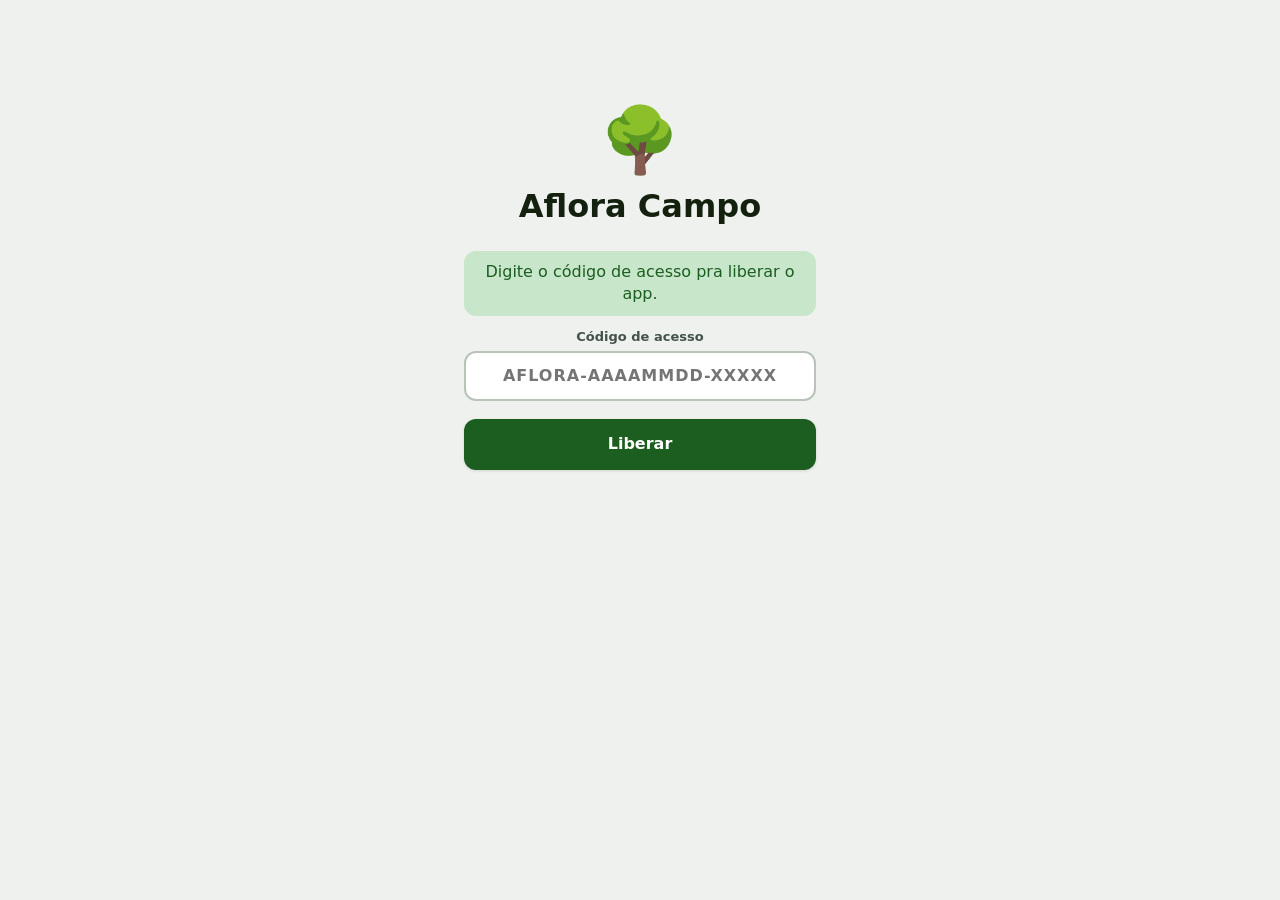
<file: index.html>
<!DOCTYPE html>
<html lang="pt-BR">
<head>
  <meta charset="utf-8">
  <meta name="viewport" content="width=device-width, initial-scale=1, viewport-fit=cover, interactive-widget=resizes-content">
  <meta name="theme-color" content="#1B5E20">
  <meta name="description" content="Aflora Campo — levantamento de flora em campo: parcelas, censo, herbáceo e mapas, offline.">
  <title>Aflora Campo</title>
  <meta name="apple-mobile-web-app-capable" content="yes">
  <meta name="apple-mobile-web-app-status-bar-style" content="black-translucent">
  <meta name="apple-mobile-web-app-title" content="Aflora Campo">
  <link rel="manifest" href="./manifest.webmanifest">
  <link rel="icon" type="image/svg+xml" href="./icons/icon.svg">
  <link rel="apple-touch-icon" href="./icons/icon-192.png">
  <link rel="stylesheet" href="./vendor/maplibre-gl.css">
  <link rel="stylesheet" href="./css/estilo.css">
</head>
<body>
  <div id="app"></div>
  <script src="./vendor/maplibre-gl.js"></script>
  <script type="module" src="./js/app.js"></script>
</body>
</html>
</file>
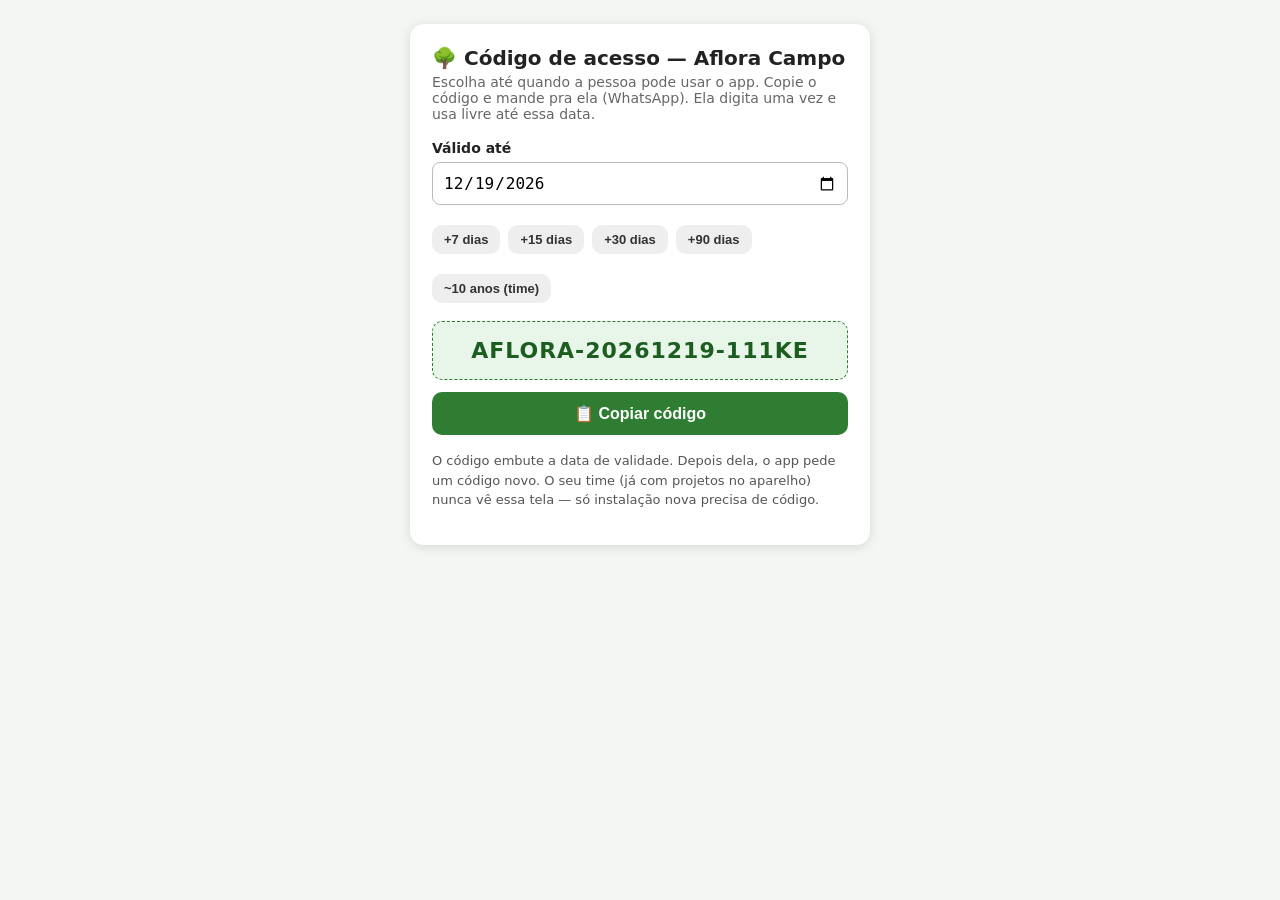
<file: gerar-codigo.html>
<!DOCTYPE html>
<html lang="pt-BR">
<head>
  <meta charset="utf-8">
  <meta name="viewport" content="width=device-width, initial-scale=1">
  <title>Aflora Campo · Gerador de código de acesso</title>
  <style>
    :root { --verde: #2e7d32; }
    * { box-sizing: border-box; }
    body { font-family: system-ui, -apple-system, sans-serif; margin: 0; background: #f4f6f4; color: #222;
      display: flex; min-height: 100vh; align-items: flex-start; justify-content: center; padding: 24px; }
    .card { background: #fff; border-radius: 14px; box-shadow: 0 2px 12px rgba(0,0,0,.12); padding: 22px; max-width: 460px; width: 100%; }
    h1 { font-size: 20px; margin: 0 0 4px; }
    p.sub { color: #666; margin: 0 0 18px; font-size: 14px; }
    label { display: block; font-weight: 600; margin: 14px 0 6px; font-size: 14px; }
    input[type="date"] { width: 100%; padding: 10px; font-size: 16px; border: 1px solid #bbb; border-radius: 8px; }
    .codigo { margin-top: 18px; padding: 16px; background: #e8f5e9; border: 1px dashed var(--verde); border-radius: 10px;
      text-align: center; font-size: 22px; font-weight: 800; letter-spacing: 1px; color: #1b5e20; word-break: break-all; }
    button { margin-top: 12px; width: 100%; padding: 12px; font-size: 16px; font-weight: 700; color: #fff;
      background: var(--verde); border: 0; border-radius: 10px; cursor: pointer; }
    button:active { background: #1b5e20; }
    .nota { margin-top: 16px; font-size: 13px; color: #555; line-height: 1.5; }
    .atalhos { display: flex; gap: 8px; flex-wrap: wrap; margin-top: 8px; }
    .atalhos button { width: auto; padding: 7px 12px; font-size: 13px; background: #eee; color: #333; }
  </style>
</head>
<body>
  <div class="card">
    <h1>🌳 Código de acesso — Aflora Campo</h1>
    <p class="sub">Escolha até quando a pessoa pode usar o app. Copie o código e mande pra ela (WhatsApp). Ela digita uma vez e usa livre até essa data.</p>
    <label for="data">Válido até</label>
    <input type="date" id="data">
    <div class="atalhos">
      <button data-dias="7">+7 dias</button>
      <button data-dias="15">+15 dias</button>
      <button data-dias="30">+30 dias</button>
      <button data-dias="90">+90 dias</button>
      <button data-dias="3650">~10 anos (time)</button>
    </div>
    <div class="codigo" id="codigo">—</div>
    <button id="copiar">📋 Copiar código</button>
    <p class="nota">O código embute a data de validade. Depois dela, o app pede um código novo. O seu time (já com projetos no aparelho) nunca vê essa tela — só instalação nova precisa de código.</p>
  </div>
  <script>
    const SALT = "afloracampo-acesso-2026-9f3c7";
    function chk(ymd) {
      let h = 2166136261 | 0;
      const s = String(ymd) + SALT;
      for (let i = 0; i < s.length; i++) { h ^= s.charCodeAt(i); h = Math.imul(h, 16777619); }
      return (h >>> 0).toString(36).toUpperCase().replace(/[^A-Z0-9]/g, "").slice(0, 5).padStart(5, "X");
    }
    const $ = (s) => document.querySelector(s);
    function ymdDaData(d) { return d.getFullYear() * 10000 + (d.getMonth() + 1) * 100 + d.getDate(); }
    function atualizar() {
      const v = $("#data").value; // YYYY-MM-DD
      if (!v) { $("#codigo").textContent = "—"; return; }
      const ymd = parseInt(v.replace(/-/g, ""), 10);
      $("#codigo").textContent = "AFLORA-" + ymd + "-" + chk(ymd);
    }
    $("#data").addEventListener("input", atualizar);
    document.querySelectorAll(".atalhos button").forEach((b) => {
      b.onclick = () => {
        const d = new Date(); d.setDate(d.getDate() + (+b.dataset.dias));
        $("#data").value = d.toISOString().slice(0, 10);
        atualizar();
      };
    });
    $("#copiar").onclick = async () => {
      const t = $("#codigo").textContent;
      if (t === "—") return;
      try { await navigator.clipboard.writeText(t); $("#copiar").textContent = "✓ Copiado!"; setTimeout(() => $("#copiar").textContent = "📋 Copiar código", 1500); }
      catch (e) { alert("Copie manualmente: " + t); }
    };
    // default: 15 dias
    (function () { const d = new Date(); d.setDate(d.getDate() + 15); $("#data").value = d.toISOString().slice(0, 10); atualizar(); })();
  </script>
</body>
</html>
</file>
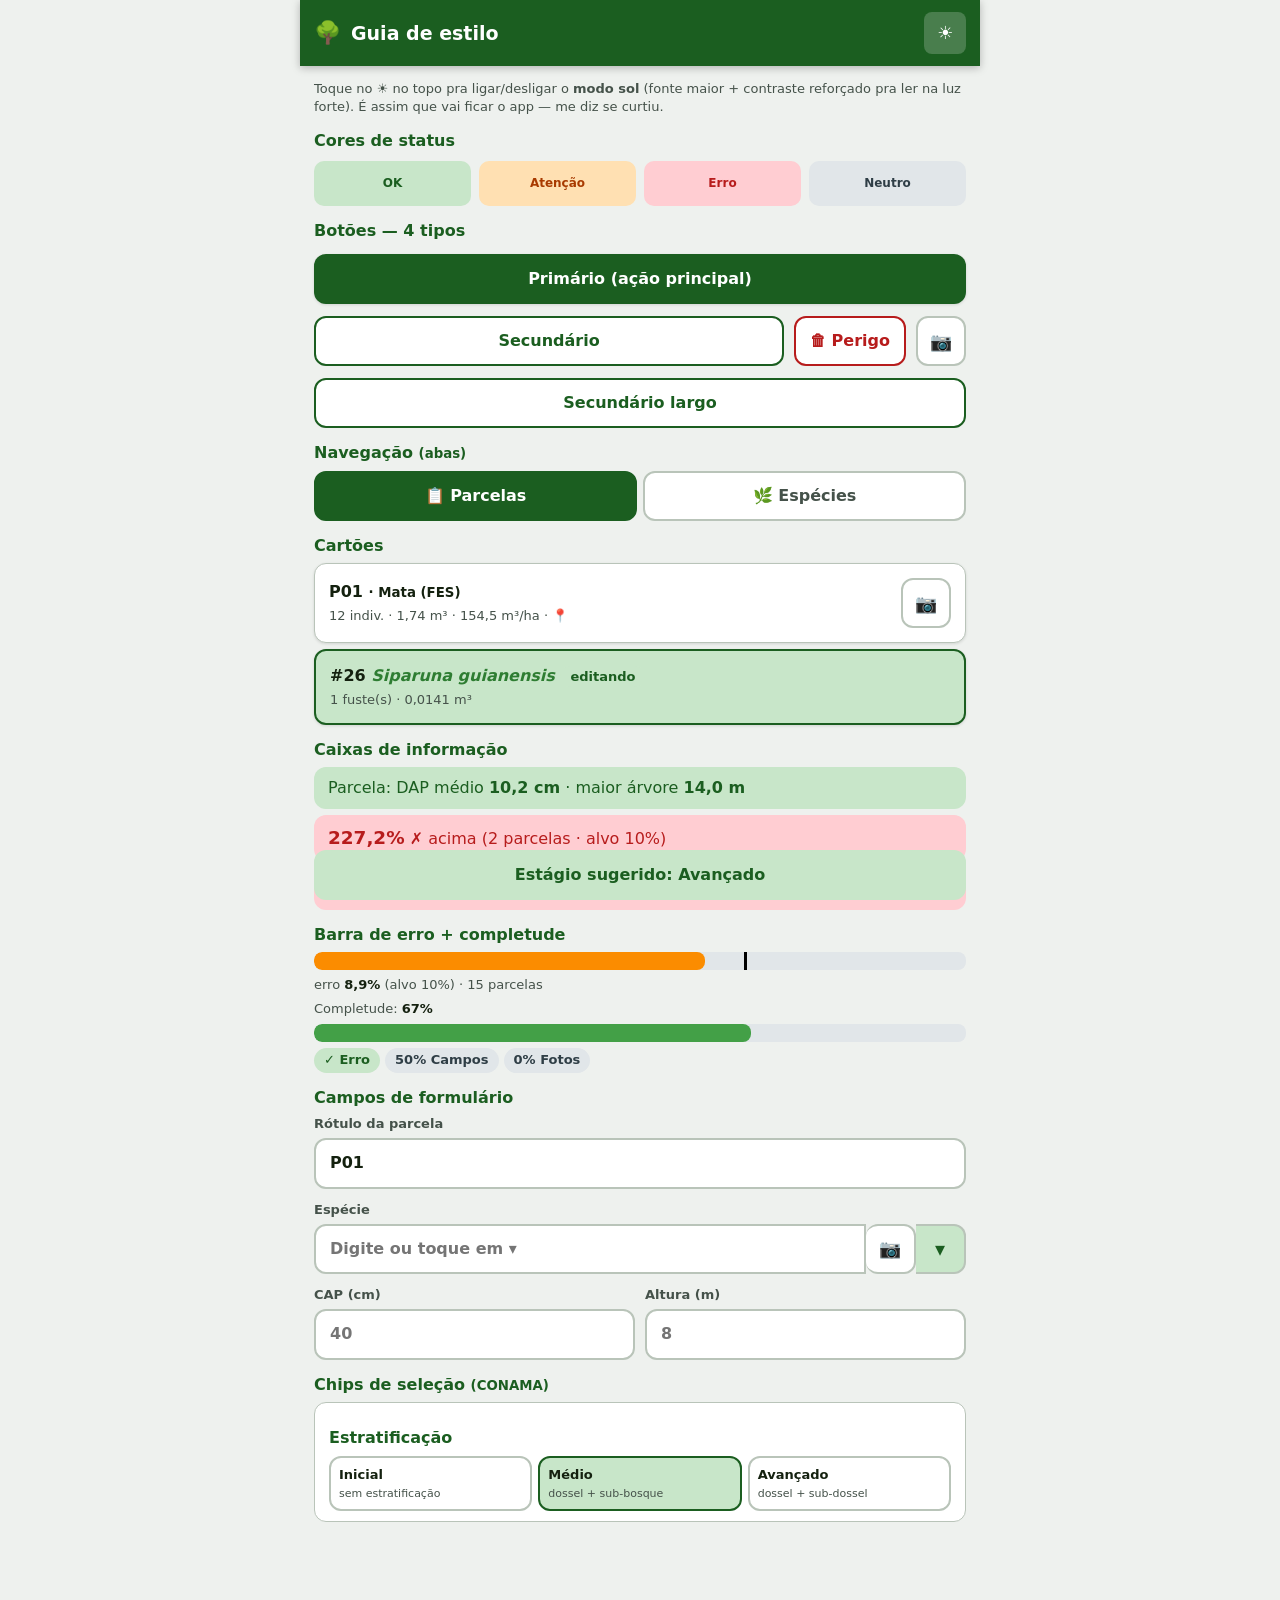
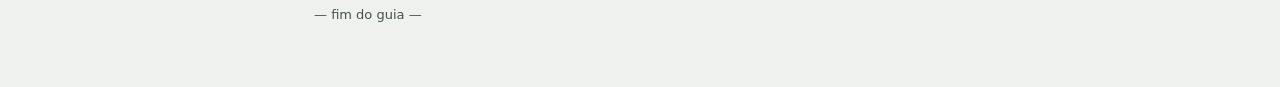
<file: guia.html>
<!DOCTYPE html>
<html lang="pt-BR">
<head>
  <meta charset="utf-8">
  <meta name="viewport" content="width=device-width, initial-scale=1, viewport-fit=cover">
  <meta name="theme-color" content="#1B5E20">
  <title>Guia de estilo — Aflora Campo</title>
  <link rel="stylesheet" href="./css/estilo.css">
  <style>
    .gnota { color: var(--texto-fraco); font-size: var(--fs-leg); margin: 0 0 8px; }
    .swatch { display: flex; gap: 8px; flex-wrap: wrap; margin: 8px 0; }
    .swatch div { flex: 1; min-width: 80px; padding: 14px 8px; border-radius: 10px; text-align: center; font-size: 12px; font-weight: 700; }
  </style>
</head>
<body>
  <div id="app">
    <header class="topo">
      <span class="logo">🌳</span>
      <h1>Guia de estilo</h1>
      <button class="btn-sol" id="sol" aria-label="Modo sol">☀️</button>
    </header>
    <main>
      <p class="gnota">Toque no ☀️ no topo pra ligar/desligar o <b>modo sol</b> (fonte maior + contraste reforçado pra ler na luz forte). É assim que vai ficar o app — me diz se curtiu.</p>

      <h3>Cores de status</h3>
      <div class="swatch">
        <div style="background:var(--ok-bg);color:var(--ok-fg)">OK</div>
        <div style="background:var(--warn-bg);color:var(--warn-fg)">Atenção</div>
        <div style="background:var(--erro-bg);color:var(--erro-fg)">Erro</div>
        <div style="background:var(--neutro-bg);color:var(--neutro-fg)">Neutro</div>
      </div>

      <h3>Botões — 4 tipos</h3>
      <button class="btn-grande">Primário (ação principal)</button>
      <div class="acoes-linha">
        <button class="btn-sec">Secundário</button>
        <button class="perigo">🗑 Perigo</button>
        <button class="btn-foto">📷</button>
      </div>
      <button class="btn-sec largo">Secundário largo</button>

      <h3>Navegação <small>(abas)</small></h3>
      <div class="seg-nav">
        <button class="seg ativo">📋 Parcelas</button>
        <button class="seg">🌿 Espécies</button>
      </div>

      <h3>Cartões</h3>
      <div class="card"><div class="card-corpo">
        <div class="card-nome">P01 <small>· Mata (FES)</small></div>
        <div class="card-sub">12 indiv. · 1,74 m³ · 154,5 m³/ha · 📍</div>
      </div><div class="card-acoes"><button class="btn-foto">📷</button></div></div>
      <div class="card card-atual"><div class="card-corpo">
        <div class="card-nome">#26 <i>Siparuna guianensis</i> <span class="badge ok">editando</span></div>
        <div class="card-sub">1 fuste(s) · 0,0141 m³</div>
      </div></div>

      <h3>Caixas de informação</h3>
      <div class="info">Parcela: DAP médio <b>10,2 cm</b> · maior árvore <b>14,0 m</b></div>
      <div class="erro-estrato-box vermelho"><b>227,2%</b> ✗ acima (2 parcelas · alvo 10%)</div>
      <div class="aviso-outlier">⚠ <b>Indivíduo atípico</b> — confira o CAP/altura.</div>

      <h3>Barra de erro + completude</h3>
      <div class="barra"><div class="barra-fill amarelo" style="width:60%"></div><div class="barra-alvo" style="left:66%"></div></div>
      <div class="estrato-stats">erro <b>8,9%</b> (alvo 10%) · 15 parcelas</div>
      <div class="compl">
        <div class="compl-top">Completude: <b>67%</b></div>
        <div class="barra"><div class="barra-fill verde" style="width:67%"></div></div>
        <div class="compl-itens"><span class="compl-item ok">✓ Erro</span><span class="compl-item pend">50% Campos</span><span class="compl-item pend">0% Fotos</span></div>
      </div>

      <h3>Campos de formulário</h3>
      <div class="form">
        <label class="campo">Rótulo da parcela<input value="P01"></label>
        <label class="campo">Espécie
          <div class="autocomplete">
            <input placeholder="Digite ou toque em ▾">
            <button class="ac-cam">📷</button>
            <button class="ac-toggle">▾</button>
          </div></label>
        <div class="linha2">
          <label>CAP (cm)<input inputmode="decimal" placeholder="40"></label>
          <label>Altura (m)<input inputmode="decimal" placeholder="8"></label>
        </div>
      </div>

      <h3>Chips de seleção <small>(CONAMA)</small></h3>
      <div class="conama-param">
        <div class="conama-label">Estratificação</div>
        <div class="conama-opts">
          <button class="conama-opt"><b>Inicial</b><span>sem estratificação</span></button>
          <button class="conama-opt sel"><b>Médio</b><span>dossel + sub-bosque</span></button>
          <button class="conama-opt"><b>Avançado</b><span>dossel + sub-dossel</span></button>
        </div>
      </div>
      <div class="conama-resultado verde">Estágio sugerido: <b>Avançado</b></div>

      <p class="gnota" style="margin-top:24px">— fim do guia —</p>
    </main>
  </div>
  <script>
    const b = document.body, k = "aflora-sol";
    if (localStorage.getItem(k) === "1") b.classList.add("sol");
    document.getElementById("sol").onclick = () => {
      b.classList.toggle("sol");
      localStorage.setItem(k, b.classList.contains("sol") ? "1" : "0");
    };
  </script>
</body>
</html>
</file>
<file: vendor/maplibre-gl.css>
.maplibregl-map{font:12px/20px Helvetica Neue,Arial,Helvetica,sans-serif;overflow:hidden;position:relative;-webkit-tap-highlight-color:rgb(0 0 0/0)}.maplibregl-canvas{left:0;position:absolute;top:0}.maplibregl-map:fullscreen{height:100%;width:100%}.maplibregl-ctrl-group button.maplibregl-ctrl-compass{touch-action:none}.maplibregl-canvas-container.maplibregl-interactive,.maplibregl-ctrl-group button.maplibregl-ctrl-compass{cursor:grab;-webkit-user-select:none;-moz-user-select:none;user-select:none}.maplibregl-canvas-container.maplibregl-interactive.maplibregl-track-pointer{cursor:pointer}.maplibregl-canvas-container.maplibregl-interactive:active,.maplibregl-ctrl-group button.maplibregl-ctrl-compass:active{cursor:grabbing}.maplibregl-canvas-container.maplibregl-touch-zoom-rotate,.maplibregl-canvas-container.maplibregl-touch-zoom-rotate .maplibregl-canvas{touch-action:pan-x pan-y}.maplibregl-canvas-container.maplibregl-touch-drag-pan,.maplibregl-canvas-container.maplibregl-touch-drag-pan .maplibregl-canvas{touch-action:pinch-zoom}.maplibregl-canvas-container.maplibregl-touch-zoom-rotate.maplibregl-touch-drag-pan,.maplibregl-canvas-container.maplibregl-touch-zoom-rotate.maplibregl-touch-drag-pan .maplibregl-canvas{touch-action:none}.maplibregl-canvas-container.maplibregl-touch-drag-pan.maplibregl-cooperative-gestures,.maplibregl-canvas-container.maplibregl-touch-drag-pan.maplibregl-cooperative-gestures .maplibregl-canvas{touch-action:pan-x pan-y}.maplibregl-ctrl-bottom-left,.maplibregl-ctrl-bottom-right,.maplibregl-ctrl-top-left,.maplibregl-ctrl-top-right{pointer-events:none;position:absolute;z-index:2}.maplibregl-ctrl-top-left{left:0;top:0}.maplibregl-ctrl-top-right{right:0;top:0}.maplibregl-ctrl-bottom-left{bottom:0;left:0}.maplibregl-ctrl-bottom-right{bottom:0;right:0}.maplibregl-ctrl{clear:both;pointer-events:auto;transform:translate(0)}.maplibregl-ctrl-top-left .maplibregl-ctrl{float:left;margin:10px 0 0 10px}.maplibregl-ctrl-top-right .maplibregl-ctrl{float:right;margin:10px 10px 0 0}.maplibregl-ctrl-bottom-left .maplibregl-ctrl{float:left;margin:0 0 10px 10px}.maplibregl-ctrl-bottom-right .maplibregl-ctrl{float:right;margin:0 10px 10px 0}.maplibregl-ctrl-group{background:#fff;border-radius:4px}.maplibregl-ctrl-group:not(:empty){box-shadow:0 0 0 2px rgba(0,0,0,.1)}@media (forced-colors:active){.maplibregl-ctrl-group:not(:empty){box-shadow:0 0 0 2px ButtonText}}.maplibregl-ctrl-group button{background-color:transparent;border:0;box-sizing:border-box;cursor:pointer;display:block;height:29px;outline:none;padding:0;width:29px}.maplibregl-ctrl-group button+button{border-top:1px solid #ddd}.maplibregl-ctrl button .maplibregl-ctrl-icon{background-position:50%;background-repeat:no-repeat;display:block;height:100%;width:100%}@media (forced-colors:active){.maplibregl-ctrl-icon{background-color:transparent}.maplibregl-ctrl-group button+button{border-top:1px solid ButtonText}}.maplibregl-ctrl button::-moz-focus-inner{border:0;padding:0}.maplibregl-ctrl-attrib-button:focus,.maplibregl-ctrl-group button:focus{box-shadow:0 0 2px 2px #0096ff}.maplibregl-ctrl button:disabled{cursor:not-allowed}.maplibregl-ctrl button:disabled .maplibregl-ctrl-icon{opacity:.25}.maplibregl-ctrl button:not(:disabled):hover{background-color:rgb(0 0 0/5%)}.maplibregl-ctrl-group button:focus:focus-visible{box-shadow:0 0 2px 2px #0096ff}.maplibregl-ctrl-group button:focus:not(:focus-visible){box-shadow:none}.maplibregl-ctrl-group button:focus:first-child{border-radius:4px 4px 0 0}.maplibregl-ctrl-group button:focus:last-child{border-radius:0 0 4px 4px}.maplibregl-ctrl-group button:focus:only-child{border-radius:inherit}.maplibregl-ctrl button.maplibregl-ctrl-zoom-out .maplibregl-ctrl-icon{background-image:url("data:image/svg+xml;charset=utf-8,%3Csvg xmlns='http://www.w3.org/2000/svg' width='29' height='29' fill='%23333' viewBox='0 0 29 29'%3E%3Cpath d='M10 13c-.75 0-1.5.75-1.5 1.5S9.25 16 10 16h9c.75 0 1.5-.75 1.5-1.5S19.75 13 19 13z'/%3E%3C/svg%3E")}.maplibregl-ctrl button.maplibregl-ctrl-zoom-in .maplibregl-ctrl-icon{background-image:url("data:image/svg+xml;charset=utf-8,%3Csvg xmlns='http://www.w3.org/2000/svg' width='29' height='29' fill='%23333' viewBox='0 0 29 29'%3E%3Cpath d='M14.5 8.5c-.75 0-1.5.75-1.5 1.5v3h-3c-.75 0-1.5.75-1.5 1.5S9.25 16 10 16h3v3c0 .75.75 1.5 1.5 1.5S16 19.75 16 19v-3h3c.75 0 1.5-.75 1.5-1.5S19.75 13 19 13h-3v-3c0-.75-.75-1.5-1.5-1.5'/%3E%3C/svg%3E")}@media (forced-colors:active){.maplibregl-ctrl button.maplibregl-ctrl-zoom-out .maplibregl-ctrl-icon{background-image:url("data:image/svg+xml;charset=utf-8,%3Csvg xmlns='http://www.w3.org/2000/svg' width='29' height='29' fill='%23fff' viewBox='0 0 29 29'%3E%3Cpath d='M10 13c-.75 0-1.5.75-1.5 1.5S9.25 16 10 16h9c.75 0 1.5-.75 1.5-1.5S19.75 13 19 13z'/%3E%3C/svg%3E")}.maplibregl-ctrl button.maplibregl-ctrl-zoom-in .maplibregl-ctrl-icon{background-image:url("data:image/svg+xml;charset=utf-8,%3Csvg xmlns='http://www.w3.org/2000/svg' width='29' height='29' fill='%23fff' viewBox='0 0 29 29'%3E%3Cpath d='M14.5 8.5c-.75 0-1.5.75-1.5 1.5v3h-3c-.75 0-1.5.75-1.5 1.5S9.25 16 10 16h3v3c0 .75.75 1.5 1.5 1.5S16 19.75 16 19v-3h3c.75 0 1.5-.75 1.5-1.5S19.75 13 19 13h-3v-3c0-.75-.75-1.5-1.5-1.5'/%3E%3C/svg%3E")}}@media (forced-colors:active) and (prefers-color-scheme:light){.maplibregl-ctrl button.maplibregl-ctrl-zoom-out .maplibregl-ctrl-icon{background-image:url("data:image/svg+xml;charset=utf-8,%3Csvg xmlns='http://www.w3.org/2000/svg' width='29' height='29' viewBox='0 0 29 29'%3E%3Cpath d='M10 13c-.75 0-1.5.75-1.5 1.5S9.25 16 10 16h9c.75 0 1.5-.75 1.5-1.5S19.75 13 19 13z'/%3E%3C/svg%3E")}.maplibregl-ctrl button.maplibregl-ctrl-zoom-in .maplibregl-ctrl-icon{background-image:url("data:image/svg+xml;charset=utf-8,%3Csvg xmlns='http://www.w3.org/2000/svg' width='29' height='29' viewBox='0 0 29 29'%3E%3Cpath d='M14.5 8.5c-.75 0-1.5.75-1.5 1.5v3h-3c-.75 0-1.5.75-1.5 1.5S9.25 16 10 16h3v3c0 .75.75 1.5 1.5 1.5S16 19.75 16 19v-3h3c.75 0 1.5-.75 1.5-1.5S19.75 13 19 13h-3v-3c0-.75-.75-1.5-1.5-1.5'/%3E%3C/svg%3E")}}.maplibregl-ctrl button.maplibregl-ctrl-fullscreen .maplibregl-ctrl-icon{background-image:url("data:image/svg+xml;charset=utf-8,%3Csvg xmlns='http://www.w3.org/2000/svg' width='29' height='29' fill='%23333' viewBox='0 0 29 29'%3E%3Cpath d='M24 16v5.5c0 1.75-.75 2.5-2.5 2.5H16v-1l3-1.5-4-5.5 1-1 5.5 4 1.5-3zM6 16l1.5 3 5.5-4 1 1-4 5.5 3 1.5v1H7.5C5.75 24 5 23.25 5 21.5V16zm7-11v1l-3 1.5 4 5.5-1 1-5.5-4L6 13H5V7.5C5 5.75 5.75 5 7.5 5zm11 2.5c0-1.75-.75-2.5-2.5-2.5H16v1l3 1.5-4 5.5 1 1 5.5-4 1.5 3h1z'/%3E%3C/svg%3E")}.maplibregl-ctrl button.maplibregl-ctrl-shrink .maplibregl-ctrl-icon{background-image:url("data:image/svg+xml;charset=utf-8,%3Csvg xmlns='http://www.w3.org/2000/svg' width='29' height='29' viewBox='0 0 29 29'%3E%3Cpath d='M18.5 16c-1.75 0-2.5.75-2.5 2.5V24h1l1.5-3 5.5 4 1-1-4-5.5 3-1.5v-1zM13 18.5c0-1.75-.75-2.5-2.5-2.5H5v1l3 1.5L4 24l1 1 5.5-4 1.5 3h1zm3-8c0 1.75.75 2.5 2.5 2.5H24v-1l-3-1.5L25 5l-1-1-5.5 4L17 5h-1zM10.5 13c1.75 0 2.5-.75 2.5-2.5V5h-1l-1.5 3L5 4 4 5l4 5.5L5 12v1z'/%3E%3C/svg%3E")}@media (forced-colors:active){.maplibregl-ctrl button.maplibregl-ctrl-fullscreen .maplibregl-ctrl-icon{background-image:url("data:image/svg+xml;charset=utf-8,%3Csvg xmlns='http://www.w3.org/2000/svg' width='29' height='29' fill='%23fff' viewBox='0 0 29 29'%3E%3Cpath d='M24 16v5.5c0 1.75-.75 2.5-2.5 2.5H16v-1l3-1.5-4-5.5 1-1 5.5 4 1.5-3zM6 16l1.5 3 5.5-4 1 1-4 5.5 3 1.5v1H7.5C5.75 24 5 23.25 5 21.5V16zm7-11v1l-3 1.5 4 5.5-1 1-5.5-4L6 13H5V7.5C5 5.75 5.75 5 7.5 5zm11 2.5c0-1.75-.75-2.5-2.5-2.5H16v1l3 1.5-4 5.5 1 1 5.5-4 1.5 3h1z'/%3E%3C/svg%3E")}.maplibregl-ctrl button.maplibregl-ctrl-shrink .maplibregl-ctrl-icon{background-image:url("data:image/svg+xml;charset=utf-8,%3Csvg xmlns='http://www.w3.org/2000/svg' width='29' height='29' fill='%23fff' viewBox='0 0 29 29'%3E%3Cpath d='M18.5 16c-1.75 0-2.5.75-2.5 2.5V24h1l1.5-3 5.5 4 1-1-4-5.5 3-1.5v-1zM13 18.5c0-1.75-.75-2.5-2.5-2.5H5v1l3 1.5L4 24l1 1 5.5-4 1.5 3h1zm3-8c0 1.75.75 2.5 2.5 2.5H24v-1l-3-1.5L25 5l-1-1-5.5 4L17 5h-1zM10.5 13c1.75 0 2.5-.75 2.5-2.5V5h-1l-1.5 3L5 4 4 5l4 5.5L5 12v1z'/%3E%3C/svg%3E")}}@media (forced-colors:active) and (prefers-color-scheme:light){.maplibregl-ctrl button.maplibregl-ctrl-fullscreen .maplibregl-ctrl-icon{background-image:url("data:image/svg+xml;charset=utf-8,%3Csvg xmlns='http://www.w3.org/2000/svg' width='29' height='29' viewBox='0 0 29 29'%3E%3Cpath d='M24 16v5.5c0 1.75-.75 2.5-2.5 2.5H16v-1l3-1.5-4-5.5 1-1 5.5 4 1.5-3zM6 16l1.5 3 5.5-4 1 1-4 5.5 3 1.5v1H7.5C5.75 24 5 23.25 5 21.5V16zm7-11v1l-3 1.5 4 5.5-1 1-5.5-4L6 13H5V7.5C5 5.75 5.75 5 7.5 5zm11 2.5c0-1.75-.75-2.5-2.5-2.5H16v1l3 1.5-4 5.5 1 1 5.5-4 1.5 3h1z'/%3E%3C/svg%3E")}.maplibregl-ctrl button.maplibregl-ctrl-shrink .maplibregl-ctrl-icon{background-image:url("data:image/svg+xml;charset=utf-8,%3Csvg xmlns='http://www.w3.org/2000/svg' width='29' height='29' viewBox='0 0 29 29'%3E%3Cpath d='M18.5 16c-1.75 0-2.5.75-2.5 2.5V24h1l1.5-3 5.5 4 1-1-4-5.5 3-1.5v-1zM13 18.5c0-1.75-.75-2.5-2.5-2.5H5v1l3 1.5L4 24l1 1 5.5-4 1.5 3h1zm3-8c0 1.75.75 2.5 2.5 2.5H24v-1l-3-1.5L25 5l-1-1-5.5 4L17 5h-1zM10.5 13c1.75 0 2.5-.75 2.5-2.5V5h-1l-1.5 3L5 4 4 5l4 5.5L5 12v1z'/%3E%3C/svg%3E")}}.maplibregl-ctrl button.maplibregl-ctrl-compass .maplibregl-ctrl-icon{background-image:url("data:image/svg+xml;charset=utf-8,%3Csvg xmlns='http://www.w3.org/2000/svg' width='29' height='29' fill='%23333' viewBox='0 0 29 29'%3E%3Cpath d='m10.5 14 4-8 4 8z'/%3E%3Cpath fill='%23ccc' d='m10.5 16 4 8 4-8z'/%3E%3C/svg%3E")}@media (forced-colors:active){.maplibregl-ctrl button.maplibregl-ctrl-compass .maplibregl-ctrl-icon{background-image:url("data:image/svg+xml;charset=utf-8,%3Csvg xmlns='http://www.w3.org/2000/svg' width='29' height='29' fill='%23fff' viewBox='0 0 29 29'%3E%3Cpath d='m10.5 14 4-8 4 8z'/%3E%3Cpath fill='%23ccc' d='m10.5 16 4 8 4-8z'/%3E%3C/svg%3E")}}@media (forced-colors:active) and (prefers-color-scheme:light){.maplibregl-ctrl button.maplibregl-ctrl-compass .maplibregl-ctrl-icon{background-image:url("data:image/svg+xml;charset=utf-8,%3Csvg xmlns='http://www.w3.org/2000/svg' width='29' height='29' viewBox='0 0 29 29'%3E%3Cpath d='m10.5 14 4-8 4 8z'/%3E%3Cpath fill='%23ccc' d='m10.5 16 4 8 4-8z'/%3E%3C/svg%3E")}}.maplibregl-ctrl button.maplibregl-ctrl-terrain .maplibregl-ctrl-icon{background-image:url("data:image/svg+xml;charset=utf-8,%3Csvg xmlns='http://www.w3.org/2000/svg' width='22' height='22' fill='%23333' viewBox='0 0 22 22'%3E%3Cpath d='m1.754 13.406 4.453-4.851 3.09 3.09 3.281 3.277.969-.969-3.309-3.312 3.844-4.121 6.148 6.886h1.082v-.855l-7.207-8.07-4.84 5.187L6.169 6.57l-5.48 5.965v.871ZM.688 16.844h20.625v1.375H.688Zm0 0'/%3E%3C/svg%3E")}.maplibregl-ctrl button.maplibregl-ctrl-terrain-enabled .maplibregl-ctrl-icon{background-image:url("data:image/svg+xml;charset=utf-8,%3Csvg xmlns='http://www.w3.org/2000/svg' width='22' height='22' fill='%2333b5e5' viewBox='0 0 22 22'%3E%3Cpath d='m1.754 13.406 4.453-4.851 3.09 3.09 3.281 3.277.969-.969-3.309-3.312 3.844-4.121 6.148 6.886h1.082v-.855l-7.207-8.07-4.84 5.187L6.169 6.57l-5.48 5.965v.871ZM.688 16.844h20.625v1.375H.688Zm0 0'/%3E%3C/svg%3E")}.maplibregl-ctrl button.maplibregl-ctrl-geolocate .maplibregl-ctrl-icon{background-image:url("data:image/svg+xml;charset=utf-8,%3Csvg xmlns='http://www.w3.org/2000/svg' width='29' height='29' fill='%23333' viewBox='0 0 20 20'%3E%3Cpath d='M10 4C9 4 9 5 9 5v.1A5 5 0 0 0 5.1 9H5s-1 0-1 1 1 1 1 1h.1A5 5 0 0 0 9 14.9v.1s0 1 1 1 1-1 1-1v-.1a5 5 0 0 0 3.9-3.9h.1s1 0 1-1-1-1-1-1h-.1A5 5 0 0 0 11 5.1V5s0-1-1-1m0 2.5a3.5 3.5 0 1 1 0 7 3.5 3.5 0 1 1 0-7'/%3E%3Ccircle cx='10' cy='10' r='2'/%3E%3C/svg%3E")}.maplibregl-ctrl button.maplibregl-ctrl-geolocate:disabled .maplibregl-ctrl-icon{background-image:url("data:image/svg+xml;charset=utf-8,%3Csvg xmlns='http://www.w3.org/2000/svg' width='29' height='29' fill='%23aaa' viewBox='0 0 20 20'%3E%3Cpath d='M10 4C9 4 9 5 9 5v.1A5 5 0 0 0 5.1 9H5s-1 0-1 1 1 1 1 1h.1A5 5 0 0 0 9 14.9v.1s0 1 1 1 1-1 1-1v-.1a5 5 0 0 0 3.9-3.9h.1s1 0 1-1-1-1-1-1h-.1A5 5 0 0 0 11 5.1V5s0-1-1-1m0 2.5a3.5 3.5 0 1 1 0 7 3.5 3.5 0 1 1 0-7'/%3E%3Ccircle cx='10' cy='10' r='2'/%3E%3Cpath fill='red' d='m14 5 1 1-9 9-1-1z'/%3E%3C/svg%3E")}.maplibregl-ctrl button.maplibregl-ctrl-geolocate.maplibregl-ctrl-geolocate-active .maplibregl-ctrl-icon{background-image:url("data:image/svg+xml;charset=utf-8,%3Csvg xmlns='http://www.w3.org/2000/svg' width='29' height='29' fill='%2333b5e5' viewBox='0 0 20 20'%3E%3Cpath d='M10 4C9 4 9 5 9 5v.1A5 5 0 0 0 5.1 9H5s-1 0-1 1 1 1 1 1h.1A5 5 0 0 0 9 14.9v.1s0 1 1 1 1-1 1-1v-.1a5 5 0 0 0 3.9-3.9h.1s1 0 1-1-1-1-1-1h-.1A5 5 0 0 0 11 5.1V5s0-1-1-1m0 2.5a3.5 3.5 0 1 1 0 7 3.5 3.5 0 1 1 0-7'/%3E%3Ccircle cx='10' cy='10' r='2'/%3E%3C/svg%3E")}.maplibregl-ctrl button.maplibregl-ctrl-geolocate.maplibregl-ctrl-geolocate-active-error .maplibregl-ctrl-icon{background-image:url("data:image/svg+xml;charset=utf-8,%3Csvg xmlns='http://www.w3.org/2000/svg' width='29' height='29' fill='%23e58978' viewBox='0 0 20 20'%3E%3Cpath d='M10 4C9 4 9 5 9 5v.1A5 5 0 0 0 5.1 9H5s-1 0-1 1 1 1 1 1h.1A5 5 0 0 0 9 14.9v.1s0 1 1 1 1-1 1-1v-.1a5 5 0 0 0 3.9-3.9h.1s1 0 1-1-1-1-1-1h-.1A5 5 0 0 0 11 5.1V5s0-1-1-1m0 2.5a3.5 3.5 0 1 1 0 7 3.5 3.5 0 1 1 0-7'/%3E%3Ccircle cx='10' cy='10' r='2'/%3E%3C/svg%3E")}.maplibregl-ctrl button.maplibregl-ctrl-geolocate.maplibregl-ctrl-geolocate-background .maplibregl-ctrl-icon{background-image:url("data:image/svg+xml;charset=utf-8,%3Csvg xmlns='http://www.w3.org/2000/svg' width='29' height='29' fill='%2333b5e5' viewBox='0 0 20 20'%3E%3Cpath d='M10 4C9 4 9 5 9 5v.1A5 5 0 0 0 5.1 9H5s-1 0-1 1 1 1 1 1h.1A5 5 0 0 0 9 14.9v.1s0 1 1 1 1-1 1-1v-.1a5 5 0 0 0 3.9-3.9h.1s1 0 1-1-1-1-1-1h-.1A5 5 0 0 0 11 5.1V5s0-1-1-1m0 2.5a3.5 3.5 0 1 1 0 7 3.5 3.5 0 1 1 0-7'/%3E%3C/svg%3E")}.maplibregl-ctrl button.maplibregl-ctrl-geolocate.maplibregl-ctrl-geolocate-background-error .maplibregl-ctrl-icon{background-image:url("data:image/svg+xml;charset=utf-8,%3Csvg xmlns='http://www.w3.org/2000/svg' width='29' height='29' fill='%23e54e33' viewBox='0 0 20 20'%3E%3Cpath d='M10 4C9 4 9 5 9 5v.1A5 5 0 0 0 5.1 9H5s-1 0-1 1 1 1 1 1h.1A5 5 0 0 0 9 14.9v.1s0 1 1 1 1-1 1-1v-.1a5 5 0 0 0 3.9-3.9h.1s1 0 1-1-1-1-1-1h-.1A5 5 0 0 0 11 5.1V5s0-1-1-1m0 2.5a3.5 3.5 0 1 1 0 7 3.5 3.5 0 1 1 0-7'/%3E%3C/svg%3E")}.maplibregl-ctrl button.maplibregl-ctrl-geolocate.maplibregl-ctrl-geolocate-waiting .maplibregl-ctrl-icon{animation:maplibregl-spin 2s linear infinite}@media (forced-colors:active){.maplibregl-ctrl button.maplibregl-ctrl-geolocate .maplibregl-ctrl-icon{background-image:url("data:image/svg+xml;charset=utf-8,%3Csvg xmlns='http://www.w3.org/2000/svg' width='29' height='29' fill='%23fff' viewBox='0 0 20 20'%3E%3Cpath d='M10 4C9 4 9 5 9 5v.1A5 5 0 0 0 5.1 9H5s-1 0-1 1 1 1 1 1h.1A5 5 0 0 0 9 14.9v.1s0 1 1 1 1-1 1-1v-.1a5 5 0 0 0 3.9-3.9h.1s1 0 1-1-1-1-1-1h-.1A5 5 0 0 0 11 5.1V5s0-1-1-1m0 2.5a3.5 3.5 0 1 1 0 7 3.5 3.5 0 1 1 0-7'/%3E%3Ccircle cx='10' cy='10' r='2'/%3E%3C/svg%3E")}.maplibregl-ctrl button.maplibregl-ctrl-geolocate:disabled .maplibregl-ctrl-icon{background-image:url("data:image/svg+xml;charset=utf-8,%3Csvg xmlns='http://www.w3.org/2000/svg' width='29' height='29' fill='%23999' viewBox='0 0 20 20'%3E%3Cpath d='M10 4C9 4 9 5 9 5v.1A5 5 0 0 0 5.1 9H5s-1 0-1 1 1 1 1 1h.1A5 5 0 0 0 9 14.9v.1s0 1 1 1 1-1 1-1v-.1a5 5 0 0 0 3.9-3.9h.1s1 0 1-1-1-1-1-1h-.1A5 5 0 0 0 11 5.1V5s0-1-1-1m0 2.5a3.5 3.5 0 1 1 0 7 3.5 3.5 0 1 1 0-7'/%3E%3Ccircle cx='10' cy='10' r='2'/%3E%3Cpath fill='red' d='m14 5 1 1-9 9-1-1z'/%3E%3C/svg%3E")}.maplibregl-ctrl button.maplibregl-ctrl-geolocate.maplibregl-ctrl-geolocate-active .maplibregl-ctrl-icon{background-image:url("data:image/svg+xml;charset=utf-8,%3Csvg xmlns='http://www.w3.org/2000/svg' width='29' height='29' fill='%2333b5e5' viewBox='0 0 20 20'%3E%3Cpath d='M10 4C9 4 9 5 9 5v.1A5 5 0 0 0 5.1 9H5s-1 0-1 1 1 1 1 1h.1A5 5 0 0 0 9 14.9v.1s0 1 1 1 1-1 1-1v-.1a5 5 0 0 0 3.9-3.9h.1s1 0 1-1-1-1-1-1h-.1A5 5 0 0 0 11 5.1V5s0-1-1-1m0 2.5a3.5 3.5 0 1 1 0 7 3.5 3.5 0 1 1 0-7'/%3E%3Ccircle cx='10' cy='10' r='2'/%3E%3C/svg%3E")}.maplibregl-ctrl button.maplibregl-ctrl-geolocate.maplibregl-ctrl-geolocate-active-error .maplibregl-ctrl-icon{background-image:url("data:image/svg+xml;charset=utf-8,%3Csvg xmlns='http://www.w3.org/2000/svg' width='29' height='29' fill='%23e58978' viewBox='0 0 20 20'%3E%3Cpath d='M10 4C9 4 9 5 9 5v.1A5 5 0 0 0 5.1 9H5s-1 0-1 1 1 1 1 1h.1A5 5 0 0 0 9 14.9v.1s0 1 1 1 1-1 1-1v-.1a5 5 0 0 0 3.9-3.9h.1s1 0 1-1-1-1-1-1h-.1A5 5 0 0 0 11 5.1V5s0-1-1-1m0 2.5a3.5 3.5 0 1 1 0 7 3.5 3.5 0 1 1 0-7'/%3E%3Ccircle cx='10' cy='10' r='2'/%3E%3C/svg%3E")}.maplibregl-ctrl button.maplibregl-ctrl-geolocate.maplibregl-ctrl-geolocate-background .maplibregl-ctrl-icon{background-image:url("data:image/svg+xml;charset=utf-8,%3Csvg xmlns='http://www.w3.org/2000/svg' width='29' height='29' fill='%2333b5e5' viewBox='0 0 20 20'%3E%3Cpath d='M10 4C9 4 9 5 9 5v.1A5 5 0 0 0 5.1 9H5s-1 0-1 1 1 1 1 1h.1A5 5 0 0 0 9 14.9v.1s0 1 1 1 1-1 1-1v-.1a5 5 0 0 0 3.9-3.9h.1s1 0 1-1-1-1-1-1h-.1A5 5 0 0 0 11 5.1V5s0-1-1-1m0 2.5a3.5 3.5 0 1 1 0 7 3.5 3.5 0 1 1 0-7'/%3E%3C/svg%3E")}.maplibregl-ctrl button.maplibregl-ctrl-geolocate.maplibregl-ctrl-geolocate-background-error .maplibregl-ctrl-icon{background-image:url("data:image/svg+xml;charset=utf-8,%3Csvg xmlns='http://www.w3.org/2000/svg' width='29' height='29' fill='%23e54e33' viewBox='0 0 20 20'%3E%3Cpath d='M10 4C9 4 9 5 9 5v.1A5 5 0 0 0 5.1 9H5s-1 0-1 1 1 1 1 1h.1A5 5 0 0 0 9 14.9v.1s0 1 1 1 1-1 1-1v-.1a5 5 0 0 0 3.9-3.9h.1s1 0 1-1-1-1-1-1h-.1A5 5 0 0 0 11 5.1V5s0-1-1-1m0 2.5a3.5 3.5 0 1 1 0 7 3.5 3.5 0 1 1 0-7'/%3E%3C/svg%3E")}}@media (forced-colors:active) and (prefers-color-scheme:light){.maplibregl-ctrl button.maplibregl-ctrl-geolocate .maplibregl-ctrl-icon{background-image:url("data:image/svg+xml;charset=utf-8,%3Csvg xmlns='http://www.w3.org/2000/svg' width='29' height='29' viewBox='0 0 20 20'%3E%3Cpath d='M10 4C9 4 9 5 9 5v.1A5 5 0 0 0 5.1 9H5s-1 0-1 1 1 1 1 1h.1A5 5 0 0 0 9 14.9v.1s0 1 1 1 1-1 1-1v-.1a5 5 0 0 0 3.9-3.9h.1s1 0 1-1-1-1-1-1h-.1A5 5 0 0 0 11 5.1V5s0-1-1-1m0 2.5a3.5 3.5 0 1 1 0 7 3.5 3.5 0 1 1 0-7'/%3E%3Ccircle cx='10' cy='10' r='2'/%3E%3C/svg%3E")}.maplibregl-ctrl button.maplibregl-ctrl-geolocate:disabled .maplibregl-ctrl-icon{background-image:url("data:image/svg+xml;charset=utf-8,%3Csvg xmlns='http://www.w3.org/2000/svg' width='29' height='29' fill='%23666' viewBox='0 0 20 20'%3E%3Cpath d='M10 4C9 4 9 5 9 5v.1A5 5 0 0 0 5.1 9H5s-1 0-1 1 1 1 1 1h.1A5 5 0 0 0 9 14.9v.1s0 1 1 1 1-1 1-1v-.1a5 5 0 0 0 3.9-3.9h.1s1 0 1-1-1-1-1-1h-.1A5 5 0 0 0 11 5.1V5s0-1-1-1m0 2.5a3.5 3.5 0 1 1 0 7 3.5 3.5 0 1 1 0-7'/%3E%3Ccircle cx='10' cy='10' r='2'/%3E%3Cpath fill='red' d='m14 5 1 1-9 9-1-1z'/%3E%3C/svg%3E")}}@keyframes maplibregl-spin{0%{transform:rotate(0deg)}to{transform:rotate(1turn)}}a.maplibregl-ctrl-logo{background-image:url("data:image/svg+xml;charset=utf-8,%3Csvg xmlns='http://www.w3.org/2000/svg' width='88' height='23' fill='none'%3E%3Cpath fill='%23000' fill-opacity='.4' fill-rule='evenodd' d='M17.408 16.796h-1.827l2.501-12.095h.198l3.324 6.533.988 2.19.988-2.19 3.258-6.533h.181l2.6 12.095h-1.81l-1.218-5.644-.362-1.71-.658 1.71-2.929 5.644h-.098l-2.914-5.644-.757-1.71-.345 1.71zm1.958-3.42-.726 3.663a1.255 1.255 0 0 1-1.232 1.011h-1.827a1.255 1.255 0 0 1-1.229-1.509l2.501-12.095a1.255 1.255 0 0 1 1.23-1.001h.197a1.25 1.25 0 0 1 1.12.685l3.19 6.273 3.125-6.263a1.25 1.25 0 0 1 1.123-.695h.181a1.255 1.255 0 0 1 1.227.991l1.443 6.71a5 5 0 0 1 .314-.787l.009-.016a4.6 4.6 0 0 1 1.777-1.887c.782-.46 1.668-.667 2.611-.667a4.6 4.6 0 0 1 1.7.32l.306.134c.21-.16.474-.256.759-.256h1.694a1.255 1.255 0 0 1 1.212.925 1.255 1.255 0 0 1 1.212-.925h1.711c.284 0 .545.094.755.252.613-.3 1.312-.45 2.075-.45 1.356 0 2.557.445 3.482 1.4q.47.48.763 1.064V4.701a1.255 1.255 0 0 1 1.255-1.255h1.86A1.255 1.255 0 0 1 54.44 4.7v9.194h2.217c.19 0 .37.043.532.118v-4.77c0-.356.147-.678.385-.906a2.42 2.42 0 0 1-.682-1.71c0-.665.267-1.253.735-1.7a2.45 2.45 0 0 1 1.722-.674 2.43 2.43 0 0 1 1.705.675q.318.302.504.683V4.7a1.255 1.255 0 0 1 1.255-1.255h1.744A1.255 1.255 0 0 1 65.812 4.7v3.335a4.8 4.8 0 0 1 1.526-.246c.938 0 1.817.214 2.59.69a4.47 4.47 0 0 1 1.67 1.743v-.98a1.255 1.255 0 0 1 1.256-1.256h1.777c.233 0 .451.064.639.174a3.4 3.4 0 0 1 1.567-.372c.346 0 .861.02 1.285.232a1.25 1.25 0 0 1 .689 1.004 4.7 4.7 0 0 1 .853-.588c.795-.44 1.675-.647 2.61-.647 1.385 0 2.65.39 3.525 1.396.836.938 1.168 2.173 1.168 3.528q-.001.515-.056 1.051a1.255 1.255 0 0 1-.947 1.09l.408.952a1.255 1.255 0 0 1-.477 1.552c-.418.268-.92.463-1.458.612-.613.171-1.304.244-2.049.244-1.06 0-2.043-.207-2.886-.698l-.015-.008c-.798-.48-1.419-1.135-1.818-1.963l-.004-.008a5.8 5.8 0 0 1-.548-2.512q0-.429.053-.843a1.3 1.3 0 0 1-.333-.086l-.166-.004c-.223 0-.426.062-.643.228-.03.024-.142.139-.142.59v3.883a1.255 1.255 0 0 1-1.256 1.256h-1.777a1.255 1.255 0 0 1-1.256-1.256V15.69l-.032.057a4.8 4.8 0 0 1-1.86 1.833 5.04 5.04 0 0 1-2.484.634 4.5 4.5 0 0 1-1.935-.424 1.25 1.25 0 0 1-.764.258h-1.71a1.255 1.255 0 0 1-1.256-1.255V7.687a2.4 2.4 0 0 1-.428.625c.253.23.412.561.412.93v7.553a1.255 1.255 0 0 1-1.256 1.255h-1.843a1.25 1.25 0 0 1-.894-.373c-.228.23-.544.373-.894.373H51.32a1.255 1.255 0 0 1-1.256-1.255v-1.251l-.061.117a4.7 4.7 0 0 1-1.782 1.884 4.77 4.77 0 0 1-2.485.67 5.6 5.6 0 0 1-1.485-.188l.009 2.764a1.255 1.255 0 0 1-1.255 1.259h-1.729a1.255 1.255 0 0 1-1.255-1.255v-3.537a1.255 1.255 0 0 1-1.167.793h-1.679a1.25 1.25 0 0 1-.77-.263 4.5 4.5 0 0 1-1.945.429c-.885 0-1.724-.21-2.495-.632l-.017-.01a5 5 0 0 1-1.081-.836 1.255 1.255 0 0 1-1.254 1.312h-1.81a1.255 1.255 0 0 1-1.228-.99l-.782-3.625-2.044 3.939a1.25 1.25 0 0 1-1.115.676h-.098a1.25 1.25 0 0 1-1.116-.68l-2.061-3.994zM35.92 16.63l.207-.114.223-.15q.493-.356.735-.785l.061-.118.033 1.332h1.678V9.242h-1.694l-.033 1.267q-.133-.329-.526-.658l-.032-.028a3.2 3.2 0 0 0-.668-.428l-.27-.12a3.3 3.3 0 0 0-1.235-.23q-1.136-.001-1.974.493a3.36 3.36 0 0 0-1.3 1.382q-.445.89-.444 2.074 0 1.2.51 2.107a3.8 3.8 0 0 0 1.382 1.381 3.9 3.9 0 0 0 1.893.477q.795 0 1.455-.33zm-2.789-5.38q-.576.675-.575 1.762 0 1.102.559 1.794.576.675 1.645.675a2.25 2.25 0 0 0 .934-.19 2.2 2.2 0 0 0 .468-.29l.178-.161a2.2 2.2 0 0 0 .397-.561q.244-.5.244-1.15v-.115q0-.708-.296-1.267l-.043-.077a2.2 2.2 0 0 0-.633-.709l-.13-.086-.047-.028a2.1 2.1 0 0 0-1.073-.285q-1.052 0-1.629.692zm2.316 2.706c.163-.17.28-.407.28-.83v-.114c0-.292-.06-.508-.15-.68a.96.96 0 0 0-.353-.389.85.85 0 0 0-.464-.127c-.4 0-.56.114-.664.239l-.01.012c-.148.174-.275.45-.275.945 0 .506.122.801.27.99.097.11.266.224.68.224.303 0 .504-.09.687-.269zm7.545 1.705a2.6 2.6 0 0 0 .331.423q.319.33.755.548l.173.074q.65.255 1.49.255 1.02 0 1.844-.493a3.45 3.45 0 0 0 1.316-1.4q.493-.904.493-2.089 0-1.909-.988-2.913-.988-1.02-2.584-1.02-.898 0-1.575.347a3 3 0 0 0-.415.262l-.199.166a3.4 3.4 0 0 0-.64.82V9.242h-1.712v11.553h1.729l-.017-5.134zm.53-1.138q.206.29.48.5l.155.11.053.034q.51.296 1.119.297 1.07 0 1.645-.675.577-.69.576-1.762 0-1.119-.576-1.777-.558-.675-1.645-.675-.435 0-.835.16a2 2 0 0 0-.284.136 2 2 0 0 0-.363.254 2.2 2.2 0 0 0-.46.569l-.082.162a2.6 2.6 0 0 0-.213 1.072v.115q0 .707.296 1.267l.135.211zm.964-.818a1.1 1.1 0 0 0 .367.385.94.94 0 0 0 .476.118c.423 0 .59-.117.687-.23.159-.194.28-.478.28-.95 0-.53-.133-.8-.266-.952l-.021-.025c-.078-.094-.231-.221-.68-.221a1 1 0 0 0-.503.135l-.012.007a.86.86 0 0 0-.335.343c-.073.133-.132.324-.132.614v.115a1.4 1.4 0 0 0 .14.66zm15.7-6.222q.347-.346.346-.856a1.05 1.05 0 0 0-.345-.79 1.18 1.18 0 0 0-.84-.329q-.51 0-.855.33a1.05 1.05 0 0 0-.346.79q0 .51.346.855.345.346.856.346.51 0 .839-.346zm4.337 9.314.033-1.332q.191.403.59.747l.098.081a4 4 0 0 0 .316.224l.223.122a3.2 3.2 0 0 0 1.44.322 3.8 3.8 0 0 0 1.875-.477 3.5 3.5 0 0 0 1.382-1.366q.527-.89.526-2.09 0-1.184-.444-2.073a3.24 3.24 0 0 0-1.283-1.399q-.823-.51-1.942-.51a3.5 3.5 0 0 0-1.527.344l-.086.043-.165.09a3 3 0 0 0-.33.214q-.432.315-.656.707a2 2 0 0 0-.099.198l.082-1.283V4.701h-1.744v12.095zm.473-2.509a2.5 2.5 0 0 0 .566.7q.117.098.245.18l.144.08a2.1 2.1 0 0 0 .975.232q1.07 0 1.645-.675.576-.69.576-1.778 0-1.102-.576-1.777-.56-.691-1.645-.692a2.2 2.2 0 0 0-1.015.235q-.22.113-.415.282l-.15.142a2.1 2.1 0 0 0-.42.594q-.223.479-.223 1.1v.115q0 .705.293 1.26zm2.616-.293c.157-.191.28-.479.28-.967 0-.51-.13-.79-.276-.961l-.021-.026c-.082-.1-.232-.225-.67-.225a.87.87 0 0 0-.681.279l-.012.011c-.154.155-.274.38-.274.807v.115c0 .285.057.499.144.669a1.1 1.1 0 0 0 .367.405c.137.082.28.123.455.123.423 0 .59-.118.686-.23zm8.266-3.013q.345-.13.724-.14l.069-.002q.493 0 .642.099l.247-1.794q-.196-.099-.717-.099a2.3 2.3 0 0 0-.545.063 2 2 0 0 0-.411.148 2.2 2.2 0 0 0-.4.249 2.5 2.5 0 0 0-.485.499 2.7 2.7 0 0 0-.32.581l-.05.137v-1.48h-1.778v7.553h1.777v-3.884q0-.546.159-.943a1.5 1.5 0 0 1 .466-.636 2.5 2.5 0 0 1 .399-.253 2 2 0 0 1 .224-.099zm9.784 2.656.05-.922q0-1.743-.856-2.698-.838-.97-2.584-.97-1.119-.001-2.007.493a3.46 3.46 0 0 0-1.4 1.382q-.493.906-.493 2.106 0 1.07.428 1.975.428.89 1.332 1.432.906.526 2.255.526.973 0 1.668-.185l.044-.012.135-.04q.613-.184.984-.421l-.542-1.267q-.3.162-.642.274l-.297.087q-.51.131-1.3.131-.954 0-1.497-.444a1.6 1.6 0 0 1-.192-.193q-.366-.44-.512-1.234l-.004-.021zm-5.427-1.256-.003.022h3.752v-.138q-.011-.727-.288-1.118a1 1 0 0 0-.156-.176q-.46-.428-1.316-.428-.986 0-1.494.604-.379.45-.494 1.234zm-27.053 2.77V4.7h-1.86v12.095h5.333V15.15zm7.103-5.908v7.553h-1.843V9.242h1.843z'/%3E%3Cpath fill='%23fff' d='m19.63 11.151-.757-1.71-.345 1.71-1.12 5.644h-1.827L18.083 4.7h.197l3.325 6.533.988 2.19.988-2.19L26.839 4.7h.181l2.6 12.095h-1.81l-1.218-5.644-.362-1.71-.658 1.71-2.93 5.644h-.098l-2.913-5.644zm14.836 5.81q-1.02 0-1.893-.478a3.8 3.8 0 0 1-1.381-1.382q-.51-.906-.51-2.106 0-1.185.444-2.074a3.36 3.36 0 0 1 1.3-1.382q.839-.494 1.974-.494a3.3 3.3 0 0 1 1.234.231 3.3 3.3 0 0 1 .97.575q.396.33.527.659l.033-1.267h1.694v7.553H37.18l-.033-1.332q-.279.593-1.02 1.053a3.17 3.17 0 0 1-1.662.444zm.296-1.482q.938 0 1.58-.642.642-.66.642-1.711v-.115q0-.708-.296-1.267a2.2 2.2 0 0 0-.807-.872 2.1 2.1 0 0 0-1.119-.313q-1.053 0-1.629.692-.575.675-.575 1.76 0 1.103.559 1.795.577.675 1.645.675zm6.521-6.237h1.711v1.4q.906-1.597 2.83-1.597 1.596 0 2.584 1.02.988 1.005.988 2.914 0 1.185-.493 2.09a3.46 3.46 0 0 1-1.316 1.399 3.5 3.5 0 0 1-1.844.493q-.954 0-1.662-.329a2.67 2.67 0 0 1-1.086-.97l.017 5.134h-1.728zm4.048 6.22q1.07 0 1.645-.674.577-.69.576-1.762 0-1.119-.576-1.777-.558-.675-1.645-.675-.592 0-1.12.296-.51.28-.822.823-.296.527-.296 1.234v.115q0 .708.296 1.267.313.543.823.855.51.296 1.119.297z'/%3E%3Cpath fill='%23e1e3e9' d='M51.325 4.7h1.86v10.45h3.473v1.646h-5.333zm7.12 4.542h1.843v7.553h-1.843zm.905-1.415a1.16 1.16 0 0 1-.856-.346 1.17 1.17 0 0 1-.346-.856 1.05 1.05 0 0 1 .346-.79q.346-.329.856-.329.494 0 .839.33a1.05 1.05 0 0 1 .345.79 1.16 1.16 0 0 1-.345.855q-.33.346-.84.346zm7.875 9.133a3.17 3.17 0 0 1-1.662-.444q-.723-.46-1.004-1.053l-.033 1.332h-1.71V4.701h1.743v4.657l-.082 1.283q.279-.658 1.086-1.119a3.5 3.5 0 0 1 1.778-.477q1.119 0 1.942.51a3.24 3.24 0 0 1 1.283 1.4q.445.888.444 2.072 0 1.201-.526 2.09a3.5 3.5 0 0 1-1.382 1.366 3.8 3.8 0 0 1-1.876.477zm-.296-1.481q1.069 0 1.645-.675.577-.69.577-1.778 0-1.102-.577-1.776-.56-.691-1.645-.692a2.12 2.12 0 0 0-1.58.659q-.642.641-.642 1.694v.115q0 .71.296 1.267a2.4 2.4 0 0 0 .807.872 2.1 2.1 0 0 0 1.119.313zm5.927-6.237h1.777v1.481q.263-.757.856-1.217a2.14 2.14 0 0 1 1.349-.46q.527 0 .724.098l-.247 1.794q-.149-.099-.642-.099-.774 0-1.416.494-.626.493-.626 1.58v3.883h-1.777V9.242zm9.534 7.718q-1.35 0-2.255-.526-.904-.543-1.332-1.432a4.6 4.6 0 0 1-.428-1.975q0-1.2.493-2.106a3.46 3.46 0 0 1 1.4-1.382q.889-.495 2.007-.494 1.744 0 2.584.97.855.956.856 2.7 0 .444-.05.92h-5.43q.18 1.005.708 1.45.542.443 1.497.443.79 0 1.3-.131a4 4 0 0 0 .938-.362l.542 1.267q-.411.263-1.119.46-.708.198-1.711.197zm1.596-4.558q.016-1.02-.444-1.432-.46-.428-1.316-.428-1.728 0-1.991 1.86z'/%3E%3Cpath d='M5.074 15.948a.484.657 0 0 0-.486.659v1.84a.484.657 0 0 0 .486.659h4.101a.484.657 0 0 0 .486-.659v-1.84a.484.657 0 0 0-.486-.659zm3.56 1.16H5.617v.838h3.017z' style='fill:%23fff;fill-rule:evenodd;stroke-width:1.03600001'/%3E%3Cg style='stroke-width:1.12603545'%3E%3Cpath d='M-9.408-1.416c-3.833-.025-7.056 2.912-7.08 6.615-.02 3.08 1.653 4.832 3.107 6.268.903.892 1.721 1.74 2.32 2.902l-.525-.004c-.543-.003-.992.304-1.24.639a1.87 1.87 0 0 0-.362 1.121l-.011 1.877c-.003.402.104.787.347 1.125.244.338.688.653 1.23.656l4.142.028c.542.003.99-.306 1.238-.641a1.87 1.87 0 0 0 .363-1.121l.012-1.875a1.87 1.87 0 0 0-.348-1.127c-.243-.338-.688-.653-1.23-.656l-.518-.004c.597-1.145 1.425-1.983 2.348-2.87 1.473-1.414 3.18-3.149 3.2-6.226-.016-3.59-2.923-6.684-6.993-6.707m-.006 1.1v.002c3.274.02 5.92 2.532 5.9 5.6-.017 2.706-1.39 4.026-2.863 5.44-1.034.994-2.118 2.033-2.814 3.633-.018.041-.052.055-.075.065q-.013.004-.02.01a.34.34 0 0 1-.226.084.34.34 0 0 1-.224-.086l-.092-.077c-.699-1.615-1.768-2.669-2.781-3.67-1.454-1.435-2.797-2.762-2.78-5.478.02-3.067 2.7-5.545 5.975-5.523m-.02 2.826c-1.62-.01-2.944 1.315-2.955 2.96-.01 1.646 1.295 2.988 2.916 2.999h.002c1.621.01 2.943-1.316 2.953-2.961.011-1.646-1.294-2.988-2.916-2.998m-.005 1.1c1.017.006 1.829.83 1.822 1.89s-.83 1.874-1.848 1.867c-1.018-.006-1.829-.83-1.822-1.89s.83-1.874 1.848-1.868m-2.155 11.857 4.14.025c.271.002.49.305.487.676l-.013 1.875c-.003.37-.224.67-.495.668l-4.14-.025c-.27-.002-.487-.306-.485-.676l.012-1.875c.003-.37.224-.67.494-.668' style='color:%23000;font-style:normal;font-variant:normal;font-weight:400;font-stretch:normal;font-size:medium;line-height:normal;font-family:sans-serif;font-variant-ligatures:normal;font-variant-position:normal;font-variant-caps:normal;font-variant-numeric:normal;font-variant-alternates:normal;font-feature-settings:normal;text-indent:0;text-align:start;text-decoration:none;text-decoration-line:none;text-decoration-style:solid;text-decoration-color:%23000;letter-spacing:normal;word-spacing:normal;text-transform:none;writing-mode:lr-tb;direction:ltr;text-orientation:mixed;dominant-baseline:auto;baseline-shift:baseline;text-anchor:start;white-space:normal;shape-padding:0;clip-rule:evenodd;display:inline;overflow:visible;visibility:visible;opacity:1;isolation:auto;mix-blend-mode:normal;color-interpolation:sRGB;color-interpolation-filters:linearRGB;solid-color:%23000;solid-opacity:1;vector-effect:none;fill:%23000;fill-opacity:.4;fill-rule:evenodd;stroke:none;stroke-width:2.47727823;stroke-linecap:butt;stroke-linejoin:miter;stroke-miterlimit:4;stroke-dasharray:none;stroke-dashoffset:0;stroke-opacity:1;color-rendering:auto;image-rendering:auto;shape-rendering:auto;text-rendering:auto' transform='translate(15.553 2.85)scale(.88807)'/%3E%3Cpath d='M-9.415-.316C-12.69-.338-15.37 2.14-15.39 5.207c-.017 2.716 1.326 4.041 2.78 5.477 1.013 1 2.081 2.055 2.78 3.67l.092.076a.34.34 0 0 0 .225.086.34.34 0 0 0 .227-.083l.019-.01c.022-.009.057-.024.074-.064.697-1.6 1.78-2.64 2.814-3.634 1.473-1.414 2.847-2.733 2.864-5.44.02-3.067-2.627-5.58-5.901-5.601m-.057 8.784c1.621.011 2.944-1.315 2.955-2.96.01-1.646-1.295-2.988-2.916-2.999-1.622-.01-2.945 1.315-2.955 2.96s1.295 2.989 2.916 3' style='clip-rule:evenodd;fill:%23e1e3e9;fill-opacity:1;fill-rule:evenodd;stroke:none;stroke-width:2.47727823;stroke-miterlimit:4;stroke-dasharray:none;stroke-opacity:.4' transform='translate(15.553 2.85)scale(.88807)'/%3E%3Cpath d='M-11.594 15.465c-.27-.002-.492.297-.494.668l-.012 1.876c-.003.371.214.673.485.675l4.14.027c.271.002.492-.298.495-.668l.012-1.877c.003-.37-.215-.672-.485-.674z' style='clip-rule:evenodd;fill:%23fff;fill-opacity:1;fill-rule:evenodd;stroke:none;stroke-width:2.47727823;stroke-miterlimit:4;stroke-dasharray:none;stroke-opacity:.4' transform='translate(15.553 2.85)scale(.88807)'/%3E%3C/g%3E%3C/svg%3E");background-repeat:no-repeat;cursor:pointer;display:block;height:23px;margin:0 0 -4px -4px;overflow:hidden;width:88px}a.maplibregl-ctrl-logo.maplibregl-compact{width:14px}@media (forced-colors:active){a.maplibregl-ctrl-logo{background-color:transparent;background-image:url("data:image/svg+xml;charset=utf-8,%3Csvg xmlns='http://www.w3.org/2000/svg' width='88' height='23' fill='none'%3E%3Cpath fill='%23000' fill-opacity='.4' fill-rule='evenodd' d='M17.408 16.796h-1.827l2.501-12.095h.198l3.324 6.533.988 2.19.988-2.19 3.258-6.533h.181l2.6 12.095h-1.81l-1.218-5.644-.362-1.71-.658 1.71-2.929 5.644h-.098l-2.914-5.644-.757-1.71-.345 1.71zm1.958-3.42-.726 3.663a1.255 1.255 0 0 1-1.232 1.011h-1.827a1.255 1.255 0 0 1-1.229-1.509l2.501-12.095a1.255 1.255 0 0 1 1.23-1.001h.197a1.25 1.25 0 0 1 1.12.685l3.19 6.273 3.125-6.263a1.25 1.25 0 0 1 1.123-.695h.181a1.255 1.255 0 0 1 1.227.991l1.443 6.71a5 5 0 0 1 .314-.787l.009-.016a4.6 4.6 0 0 1 1.777-1.887c.782-.46 1.668-.667 2.611-.667a4.6 4.6 0 0 1 1.7.32l.306.134c.21-.16.474-.256.759-.256h1.694a1.255 1.255 0 0 1 1.212.925 1.255 1.255 0 0 1 1.212-.925h1.711c.284 0 .545.094.755.252.613-.3 1.312-.45 2.075-.45 1.356 0 2.557.445 3.482 1.4q.47.48.763 1.064V4.701a1.255 1.255 0 0 1 1.255-1.255h1.86A1.255 1.255 0 0 1 54.44 4.7v9.194h2.217c.19 0 .37.043.532.118v-4.77c0-.356.147-.678.385-.906a2.42 2.42 0 0 1-.682-1.71c0-.665.267-1.253.735-1.7a2.45 2.45 0 0 1 1.722-.674 2.43 2.43 0 0 1 1.705.675q.318.302.504.683V4.7a1.255 1.255 0 0 1 1.255-1.255h1.744A1.255 1.255 0 0 1 65.812 4.7v3.335a4.8 4.8 0 0 1 1.526-.246c.938 0 1.817.214 2.59.69a4.47 4.47 0 0 1 1.67 1.743v-.98a1.255 1.255 0 0 1 1.256-1.256h1.777c.233 0 .451.064.639.174a3.4 3.4 0 0 1 1.567-.372c.346 0 .861.02 1.285.232a1.25 1.25 0 0 1 .689 1.004 4.7 4.7 0 0 1 .853-.588c.795-.44 1.675-.647 2.61-.647 1.385 0 2.65.39 3.525 1.396.836.938 1.168 2.173 1.168 3.528q-.001.515-.056 1.051a1.255 1.255 0 0 1-.947 1.09l.408.952a1.255 1.255 0 0 1-.477 1.552c-.418.268-.92.463-1.458.612-.613.171-1.304.244-2.049.244-1.06 0-2.043-.207-2.886-.698l-.015-.008c-.798-.48-1.419-1.135-1.818-1.963l-.004-.008a5.8 5.8 0 0 1-.548-2.512q0-.429.053-.843a1.3 1.3 0 0 1-.333-.086l-.166-.004c-.223 0-.426.062-.643.228-.03.024-.142.139-.142.59v3.883a1.255 1.255 0 0 1-1.256 1.256h-1.777a1.255 1.255 0 0 1-1.256-1.256V15.69l-.032.057a4.8 4.8 0 0 1-1.86 1.833 5.04 5.04 0 0 1-2.484.634 4.5 4.5 0 0 1-1.935-.424 1.25 1.25 0 0 1-.764.258h-1.71a1.255 1.255 0 0 1-1.256-1.255V7.687a2.4 2.4 0 0 1-.428.625c.253.23.412.561.412.93v7.553a1.255 1.255 0 0 1-1.256 1.255h-1.843a1.25 1.25 0 0 1-.894-.373c-.228.23-.544.373-.894.373H51.32a1.255 1.255 0 0 1-1.256-1.255v-1.251l-.061.117a4.7 4.7 0 0 1-1.782 1.884 4.77 4.77 0 0 1-2.485.67 5.6 5.6 0 0 1-1.485-.188l.009 2.764a1.255 1.255 0 0 1-1.255 1.259h-1.729a1.255 1.255 0 0 1-1.255-1.255v-3.537a1.255 1.255 0 0 1-1.167.793h-1.679a1.25 1.25 0 0 1-.77-.263 4.5 4.5 0 0 1-1.945.429c-.885 0-1.724-.21-2.495-.632l-.017-.01a5 5 0 0 1-1.081-.836 1.255 1.255 0 0 1-1.254 1.312h-1.81a1.255 1.255 0 0 1-1.228-.99l-.782-3.625-2.044 3.939a1.25 1.25 0 0 1-1.115.676h-.098a1.25 1.25 0 0 1-1.116-.68l-2.061-3.994zM35.92 16.63l.207-.114.223-.15q.493-.356.735-.785l.061-.118.033 1.332h1.678V9.242h-1.694l-.033 1.267q-.133-.329-.526-.658l-.032-.028a3.2 3.2 0 0 0-.668-.428l-.27-.12a3.3 3.3 0 0 0-1.235-.23q-1.136-.001-1.974.493a3.36 3.36 0 0 0-1.3 1.382q-.445.89-.444 2.074 0 1.2.51 2.107a3.8 3.8 0 0 0 1.382 1.381 3.9 3.9 0 0 0 1.893.477q.795 0 1.455-.33zm-2.789-5.38q-.576.675-.575 1.762 0 1.102.559 1.794.576.675 1.645.675a2.25 2.25 0 0 0 .934-.19 2.2 2.2 0 0 0 .468-.29l.178-.161a2.2 2.2 0 0 0 .397-.561q.244-.5.244-1.15v-.115q0-.708-.296-1.267l-.043-.077a2.2 2.2 0 0 0-.633-.709l-.13-.086-.047-.028a2.1 2.1 0 0 0-1.073-.285q-1.052 0-1.629.692zm2.316 2.706c.163-.17.28-.407.28-.83v-.114c0-.292-.06-.508-.15-.68a.96.96 0 0 0-.353-.389.85.85 0 0 0-.464-.127c-.4 0-.56.114-.664.239l-.01.012c-.148.174-.275.45-.275.945 0 .506.122.801.27.99.097.11.266.224.68.224.303 0 .504-.09.687-.269zm7.545 1.705a2.6 2.6 0 0 0 .331.423q.319.33.755.548l.173.074q.65.255 1.49.255 1.02 0 1.844-.493a3.45 3.45 0 0 0 1.316-1.4q.493-.904.493-2.089 0-1.909-.988-2.913-.988-1.02-2.584-1.02-.898 0-1.575.347a3 3 0 0 0-.415.262l-.199.166a3.4 3.4 0 0 0-.64.82V9.242h-1.712v11.553h1.729l-.017-5.134zm.53-1.138q.206.29.48.5l.155.11.053.034q.51.296 1.119.297 1.07 0 1.645-.675.577-.69.576-1.762 0-1.119-.576-1.777-.558-.675-1.645-.675-.435 0-.835.16a2 2 0 0 0-.284.136 2 2 0 0 0-.363.254 2.2 2.2 0 0 0-.46.569l-.082.162a2.6 2.6 0 0 0-.213 1.072v.115q0 .707.296 1.267l.135.211zm.964-.818a1.1 1.1 0 0 0 .367.385.94.94 0 0 0 .476.118c.423 0 .59-.117.687-.23.159-.194.28-.478.28-.95 0-.53-.133-.8-.266-.952l-.021-.025c-.078-.094-.231-.221-.68-.221a1 1 0 0 0-.503.135l-.012.007a.86.86 0 0 0-.335.343c-.073.133-.132.324-.132.614v.115a1.4 1.4 0 0 0 .14.66zm15.7-6.222q.347-.346.346-.856a1.05 1.05 0 0 0-.345-.79 1.18 1.18 0 0 0-.84-.329q-.51 0-.855.33a1.05 1.05 0 0 0-.346.79q0 .51.346.855.345.346.856.346.51 0 .839-.346zm4.337 9.314.033-1.332q.191.403.59.747l.098.081a4 4 0 0 0 .316.224l.223.122a3.2 3.2 0 0 0 1.44.322 3.8 3.8 0 0 0 1.875-.477 3.5 3.5 0 0 0 1.382-1.366q.527-.89.526-2.09 0-1.184-.444-2.073a3.24 3.24 0 0 0-1.283-1.399q-.823-.51-1.942-.51a3.5 3.5 0 0 0-1.527.344l-.086.043-.165.09a3 3 0 0 0-.33.214q-.432.315-.656.707a2 2 0 0 0-.099.198l.082-1.283V4.701h-1.744v12.095zm.473-2.509a2.5 2.5 0 0 0 .566.7q.117.098.245.18l.144.08a2.1 2.1 0 0 0 .975.232q1.07 0 1.645-.675.576-.69.576-1.778 0-1.102-.576-1.777-.56-.691-1.645-.692a2.2 2.2 0 0 0-1.015.235q-.22.113-.415.282l-.15.142a2.1 2.1 0 0 0-.42.594q-.223.479-.223 1.1v.115q0 .705.293 1.26zm2.616-.293c.157-.191.28-.479.28-.967 0-.51-.13-.79-.276-.961l-.021-.026c-.082-.1-.232-.225-.67-.225a.87.87 0 0 0-.681.279l-.012.011c-.154.155-.274.38-.274.807v.115c0 .285.057.499.144.669a1.1 1.1 0 0 0 .367.405c.137.082.28.123.455.123.423 0 .59-.118.686-.23zm8.266-3.013q.345-.13.724-.14l.069-.002q.493 0 .642.099l.247-1.794q-.196-.099-.717-.099a2.3 2.3 0 0 0-.545.063 2 2 0 0 0-.411.148 2.2 2.2 0 0 0-.4.249 2.5 2.5 0 0 0-.485.499 2.7 2.7 0 0 0-.32.581l-.05.137v-1.48h-1.778v7.553h1.777v-3.884q0-.546.159-.943a1.5 1.5 0 0 1 .466-.636 2.5 2.5 0 0 1 .399-.253 2 2 0 0 1 .224-.099zm9.784 2.656.05-.922q0-1.743-.856-2.698-.838-.97-2.584-.97-1.119-.001-2.007.493a3.46 3.46 0 0 0-1.4 1.382q-.493.906-.493 2.106 0 1.07.428 1.975.428.89 1.332 1.432.906.526 2.255.526.973 0 1.668-.185l.044-.012.135-.04q.613-.184.984-.421l-.542-1.267q-.3.162-.642.274l-.297.087q-.51.131-1.3.131-.954 0-1.497-.444a1.6 1.6 0 0 1-.192-.193q-.366-.44-.512-1.234l-.004-.021zm-5.427-1.256-.003.022h3.752v-.138q-.011-.727-.288-1.118a1 1 0 0 0-.156-.176q-.46-.428-1.316-.428-.986 0-1.494.604-.379.45-.494 1.234zm-27.053 2.77V4.7h-1.86v12.095h5.333V15.15zm7.103-5.908v7.553h-1.843V9.242h1.843z'/%3E%3Cpath fill='%23fff' d='m19.63 11.151-.757-1.71-.345 1.71-1.12 5.644h-1.827L18.083 4.7h.197l3.325 6.533.988 2.19.988-2.19L26.839 4.7h.181l2.6 12.095h-1.81l-1.218-5.644-.362-1.71-.658 1.71-2.93 5.644h-.098l-2.913-5.644zm14.836 5.81q-1.02 0-1.893-.478a3.8 3.8 0 0 1-1.381-1.382q-.51-.906-.51-2.106 0-1.185.444-2.074a3.36 3.36 0 0 1 1.3-1.382q.839-.494 1.974-.494a3.3 3.3 0 0 1 1.234.231 3.3 3.3 0 0 1 .97.575q.396.33.527.659l.033-1.267h1.694v7.553H37.18l-.033-1.332q-.279.593-1.02 1.053a3.17 3.17 0 0 1-1.662.444zm.296-1.482q.938 0 1.58-.642.642-.66.642-1.711v-.115q0-.708-.296-1.267a2.2 2.2 0 0 0-.807-.872 2.1 2.1 0 0 0-1.119-.313q-1.053 0-1.629.692-.575.675-.575 1.76 0 1.103.559 1.795.577.675 1.645.675zm6.521-6.237h1.711v1.4q.906-1.597 2.83-1.597 1.596 0 2.584 1.02.988 1.005.988 2.914 0 1.185-.493 2.09a3.46 3.46 0 0 1-1.316 1.399 3.5 3.5 0 0 1-1.844.493q-.954 0-1.662-.329a2.67 2.67 0 0 1-1.086-.97l.017 5.134h-1.728zm4.048 6.22q1.07 0 1.645-.674.577-.69.576-1.762 0-1.119-.576-1.777-.558-.675-1.645-.675-.592 0-1.12.296-.51.28-.822.823-.296.527-.296 1.234v.115q0 .708.296 1.267.313.543.823.855.51.296 1.119.297z'/%3E%3Cpath fill='%23e1e3e9' d='M51.325 4.7h1.86v10.45h3.473v1.646h-5.333zm7.12 4.542h1.843v7.553h-1.843zm.905-1.415a1.16 1.16 0 0 1-.856-.346 1.17 1.17 0 0 1-.346-.856 1.05 1.05 0 0 1 .346-.79q.346-.329.856-.329.494 0 .839.33a1.05 1.05 0 0 1 .345.79 1.16 1.16 0 0 1-.345.855q-.33.346-.84.346zm7.875 9.133a3.17 3.17 0 0 1-1.662-.444q-.723-.46-1.004-1.053l-.033 1.332h-1.71V4.701h1.743v4.657l-.082 1.283q.279-.658 1.086-1.119a3.5 3.5 0 0 1 1.778-.477q1.119 0 1.942.51a3.24 3.24 0 0 1 1.283 1.4q.445.888.444 2.072 0 1.201-.526 2.09a3.5 3.5 0 0 1-1.382 1.366 3.8 3.8 0 0 1-1.876.477zm-.296-1.481q1.069 0 1.645-.675.577-.69.577-1.778 0-1.102-.577-1.776-.56-.691-1.645-.692a2.12 2.12 0 0 0-1.58.659q-.642.641-.642 1.694v.115q0 .71.296 1.267a2.4 2.4 0 0 0 .807.872 2.1 2.1 0 0 0 1.119.313zm5.927-6.237h1.777v1.481q.263-.757.856-1.217a2.14 2.14 0 0 1 1.349-.46q.527 0 .724.098l-.247 1.794q-.149-.099-.642-.099-.774 0-1.416.494-.626.493-.626 1.58v3.883h-1.777V9.242zm9.534 7.718q-1.35 0-2.255-.526-.904-.543-1.332-1.432a4.6 4.6 0 0 1-.428-1.975q0-1.2.493-2.106a3.46 3.46 0 0 1 1.4-1.382q.889-.495 2.007-.494 1.744 0 2.584.97.855.956.856 2.7 0 .444-.05.92h-5.43q.18 1.005.708 1.45.542.443 1.497.443.79 0 1.3-.131a4 4 0 0 0 .938-.362l.542 1.267q-.411.263-1.119.46-.708.198-1.711.197zm1.596-4.558q.016-1.02-.444-1.432-.46-.428-1.316-.428-1.728 0-1.991 1.86z'/%3E%3Cpath d='M5.074 15.948a.484.657 0 0 0-.486.659v1.84a.484.657 0 0 0 .486.659h4.101a.484.657 0 0 0 .486-.659v-1.84a.484.657 0 0 0-.486-.659zm3.56 1.16H5.617v.838h3.017z' style='fill:%23fff;fill-rule:evenodd;stroke-width:1.03600001'/%3E%3Cg style='stroke-width:1.12603545'%3E%3Cpath d='M-9.408-1.416c-3.833-.025-7.056 2.912-7.08 6.615-.02 3.08 1.653 4.832 3.107 6.268.903.892 1.721 1.74 2.32 2.902l-.525-.004c-.543-.003-.992.304-1.24.639a1.87 1.87 0 0 0-.362 1.121l-.011 1.877c-.003.402.104.787.347 1.125.244.338.688.653 1.23.656l4.142.028c.542.003.99-.306 1.238-.641a1.87 1.87 0 0 0 .363-1.121l.012-1.875a1.87 1.87 0 0 0-.348-1.127c-.243-.338-.688-.653-1.23-.656l-.518-.004c.597-1.145 1.425-1.983 2.348-2.87 1.473-1.414 3.18-3.149 3.2-6.226-.016-3.59-2.923-6.684-6.993-6.707m-.006 1.1v.002c3.274.02 5.92 2.532 5.9 5.6-.017 2.706-1.39 4.026-2.863 5.44-1.034.994-2.118 2.033-2.814 3.633-.018.041-.052.055-.075.065q-.013.004-.02.01a.34.34 0 0 1-.226.084.34.34 0 0 1-.224-.086l-.092-.077c-.699-1.615-1.768-2.669-2.781-3.67-1.454-1.435-2.797-2.762-2.78-5.478.02-3.067 2.7-5.545 5.975-5.523m-.02 2.826c-1.62-.01-2.944 1.315-2.955 2.96-.01 1.646 1.295 2.988 2.916 2.999h.002c1.621.01 2.943-1.316 2.953-2.961.011-1.646-1.294-2.988-2.916-2.998m-.005 1.1c1.017.006 1.829.83 1.822 1.89s-.83 1.874-1.848 1.867c-1.018-.006-1.829-.83-1.822-1.89s.83-1.874 1.848-1.868m-2.155 11.857 4.14.025c.271.002.49.305.487.676l-.013 1.875c-.003.37-.224.67-.495.668l-4.14-.025c-.27-.002-.487-.306-.485-.676l.012-1.875c.003-.37.224-.67.494-.668' style='color:%23000;font-style:normal;font-variant:normal;font-weight:400;font-stretch:normal;font-size:medium;line-height:normal;font-family:sans-serif;font-variant-ligatures:normal;font-variant-position:normal;font-variant-caps:normal;font-variant-numeric:normal;font-variant-alternates:normal;font-feature-settings:normal;text-indent:0;text-align:start;text-decoration:none;text-decoration-line:none;text-decoration-style:solid;text-decoration-color:%23000;letter-spacing:normal;word-spacing:normal;text-transform:none;writing-mode:lr-tb;direction:ltr;text-orientation:mixed;dominant-baseline:auto;baseline-shift:baseline;text-anchor:start;white-space:normal;shape-padding:0;clip-rule:evenodd;display:inline;overflow:visible;visibility:visible;opacity:1;isolation:auto;mix-blend-mode:normal;color-interpolation:sRGB;color-interpolation-filters:linearRGB;solid-color:%23000;solid-opacity:1;vector-effect:none;fill:%23000;fill-opacity:.4;fill-rule:evenodd;stroke:none;stroke-width:2.47727823;stroke-linecap:butt;stroke-linejoin:miter;stroke-miterlimit:4;stroke-dasharray:none;stroke-dashoffset:0;stroke-opacity:1;color-rendering:auto;image-rendering:auto;shape-rendering:auto;text-rendering:auto' transform='translate(15.553 2.85)scale(.88807)'/%3E%3Cpath d='M-9.415-.316C-12.69-.338-15.37 2.14-15.39 5.207c-.017 2.716 1.326 4.041 2.78 5.477 1.013 1 2.081 2.055 2.78 3.67l.092.076a.34.34 0 0 0 .225.086.34.34 0 0 0 .227-.083l.019-.01c.022-.009.057-.024.074-.064.697-1.6 1.78-2.64 2.814-3.634 1.473-1.414 2.847-2.733 2.864-5.44.02-3.067-2.627-5.58-5.901-5.601m-.057 8.784c1.621.011 2.944-1.315 2.955-2.96.01-1.646-1.295-2.988-2.916-2.999-1.622-.01-2.945 1.315-2.955 2.96s1.295 2.989 2.916 3' style='clip-rule:evenodd;fill:%23e1e3e9;fill-opacity:1;fill-rule:evenodd;stroke:none;stroke-width:2.47727823;stroke-miterlimit:4;stroke-dasharray:none;stroke-opacity:.4' transform='translate(15.553 2.85)scale(.88807)'/%3E%3Cpath d='M-11.594 15.465c-.27-.002-.492.297-.494.668l-.012 1.876c-.003.371.214.673.485.675l4.14.027c.271.002.492-.298.495-.668l.012-1.877c.003-.37-.215-.672-.485-.674z' style='clip-rule:evenodd;fill:%23fff;fill-opacity:1;fill-rule:evenodd;stroke:none;stroke-width:2.47727823;stroke-miterlimit:4;stroke-dasharray:none;stroke-opacity:.4' transform='translate(15.553 2.85)scale(.88807)'/%3E%3C/g%3E%3C/svg%3E")}}@media (forced-colors:active) and (prefers-color-scheme:light){a.maplibregl-ctrl-logo{background-image:url("data:image/svg+xml;charset=utf-8,%3Csvg xmlns='http://www.w3.org/2000/svg' width='88' height='23' fill='none'%3E%3Cpath fill='%23000' fill-opacity='.4' fill-rule='evenodd' d='M17.408 16.796h-1.827l2.501-12.095h.198l3.324 6.533.988 2.19.988-2.19 3.258-6.533h.181l2.6 12.095h-1.81l-1.218-5.644-.362-1.71-.658 1.71-2.929 5.644h-.098l-2.914-5.644-.757-1.71-.345 1.71zm1.958-3.42-.726 3.663a1.255 1.255 0 0 1-1.232 1.011h-1.827a1.255 1.255 0 0 1-1.229-1.509l2.501-12.095a1.255 1.255 0 0 1 1.23-1.001h.197a1.25 1.25 0 0 1 1.12.685l3.19 6.273 3.125-6.263a1.25 1.25 0 0 1 1.123-.695h.181a1.255 1.255 0 0 1 1.227.991l1.443 6.71a5 5 0 0 1 .314-.787l.009-.016a4.6 4.6 0 0 1 1.777-1.887c.782-.46 1.668-.667 2.611-.667a4.6 4.6 0 0 1 1.7.32l.306.134c.21-.16.474-.256.759-.256h1.694a1.255 1.255 0 0 1 1.212.925 1.255 1.255 0 0 1 1.212-.925h1.711c.284 0 .545.094.755.252.613-.3 1.312-.45 2.075-.45 1.356 0 2.557.445 3.482 1.4q.47.48.763 1.064V4.701a1.255 1.255 0 0 1 1.255-1.255h1.86A1.255 1.255 0 0 1 54.44 4.7v9.194h2.217c.19 0 .37.043.532.118v-4.77c0-.356.147-.678.385-.906a2.42 2.42 0 0 1-.682-1.71c0-.665.267-1.253.735-1.7a2.45 2.45 0 0 1 1.722-.674 2.43 2.43 0 0 1 1.705.675q.318.302.504.683V4.7a1.255 1.255 0 0 1 1.255-1.255h1.744A1.255 1.255 0 0 1 65.812 4.7v3.335a4.8 4.8 0 0 1 1.526-.246c.938 0 1.817.214 2.59.69a4.47 4.47 0 0 1 1.67 1.743v-.98a1.255 1.255 0 0 1 1.256-1.256h1.777c.233 0 .451.064.639.174a3.4 3.4 0 0 1 1.567-.372c.346 0 .861.02 1.285.232a1.25 1.25 0 0 1 .689 1.004 4.7 4.7 0 0 1 .853-.588c.795-.44 1.675-.647 2.61-.647 1.385 0 2.65.39 3.525 1.396.836.938 1.168 2.173 1.168 3.528q-.001.515-.056 1.051a1.255 1.255 0 0 1-.947 1.09l.408.952a1.255 1.255 0 0 1-.477 1.552c-.418.268-.92.463-1.458.612-.613.171-1.304.244-2.049.244-1.06 0-2.043-.207-2.886-.698l-.015-.008c-.798-.48-1.419-1.135-1.818-1.963l-.004-.008a5.8 5.8 0 0 1-.548-2.512q0-.429.053-.843a1.3 1.3 0 0 1-.333-.086l-.166-.004c-.223 0-.426.062-.643.228-.03.024-.142.139-.142.59v3.883a1.255 1.255 0 0 1-1.256 1.256h-1.777a1.255 1.255 0 0 1-1.256-1.256V15.69l-.032.057a4.8 4.8 0 0 1-1.86 1.833 5.04 5.04 0 0 1-2.484.634 4.5 4.5 0 0 1-1.935-.424 1.25 1.25 0 0 1-.764.258h-1.71a1.255 1.255 0 0 1-1.256-1.255V7.687a2.4 2.4 0 0 1-.428.625c.253.23.412.561.412.93v7.553a1.255 1.255 0 0 1-1.256 1.255h-1.843a1.25 1.25 0 0 1-.894-.373c-.228.23-.544.373-.894.373H51.32a1.255 1.255 0 0 1-1.256-1.255v-1.251l-.061.117a4.7 4.7 0 0 1-1.782 1.884 4.77 4.77 0 0 1-2.485.67 5.6 5.6 0 0 1-1.485-.188l.009 2.764a1.255 1.255 0 0 1-1.255 1.259h-1.729a1.255 1.255 0 0 1-1.255-1.255v-3.537a1.255 1.255 0 0 1-1.167.793h-1.679a1.25 1.25 0 0 1-.77-.263 4.5 4.5 0 0 1-1.945.429c-.885 0-1.724-.21-2.495-.632l-.017-.01a5 5 0 0 1-1.081-.836 1.255 1.255 0 0 1-1.254 1.312h-1.81a1.255 1.255 0 0 1-1.228-.99l-.782-3.625-2.044 3.939a1.25 1.25 0 0 1-1.115.676h-.098a1.25 1.25 0 0 1-1.116-.68l-2.061-3.994zM35.92 16.63l.207-.114.223-.15q.493-.356.735-.785l.061-.118.033 1.332h1.678V9.242h-1.694l-.033 1.267q-.133-.329-.526-.658l-.032-.028a3.2 3.2 0 0 0-.668-.428l-.27-.12a3.3 3.3 0 0 0-1.235-.23q-1.136-.001-1.974.493a3.36 3.36 0 0 0-1.3 1.382q-.445.89-.444 2.074 0 1.2.51 2.107a3.8 3.8 0 0 0 1.382 1.381 3.9 3.9 0 0 0 1.893.477q.795 0 1.455-.33zm-2.789-5.38q-.576.675-.575 1.762 0 1.102.559 1.794.576.675 1.645.675a2.25 2.25 0 0 0 .934-.19 2.2 2.2 0 0 0 .468-.29l.178-.161a2.2 2.2 0 0 0 .397-.561q.244-.5.244-1.15v-.115q0-.708-.296-1.267l-.043-.077a2.2 2.2 0 0 0-.633-.709l-.13-.086-.047-.028a2.1 2.1 0 0 0-1.073-.285q-1.052 0-1.629.692zm2.316 2.706c.163-.17.28-.407.28-.83v-.114c0-.292-.06-.508-.15-.68a.96.96 0 0 0-.353-.389.85.85 0 0 0-.464-.127c-.4 0-.56.114-.664.239l-.01.012c-.148.174-.275.45-.275.945 0 .506.122.801.27.99.097.11.266.224.68.224.303 0 .504-.09.687-.269zm7.545 1.705a2.6 2.6 0 0 0 .331.423q.319.33.755.548l.173.074q.65.255 1.49.255 1.02 0 1.844-.493a3.45 3.45 0 0 0 1.316-1.4q.493-.904.493-2.089 0-1.909-.988-2.913-.988-1.02-2.584-1.02-.898 0-1.575.347a3 3 0 0 0-.415.262l-.199.166a3.4 3.4 0 0 0-.64.82V9.242h-1.712v11.553h1.729l-.017-5.134zm.53-1.138q.206.29.48.5l.155.11.053.034q.51.296 1.119.297 1.07 0 1.645-.675.577-.69.576-1.762 0-1.119-.576-1.777-.558-.675-1.645-.675-.435 0-.835.16a2 2 0 0 0-.284.136 2 2 0 0 0-.363.254 2.2 2.2 0 0 0-.46.569l-.082.162a2.6 2.6 0 0 0-.213 1.072v.115q0 .707.296 1.267l.135.211zm.964-.818a1.1 1.1 0 0 0 .367.385.94.94 0 0 0 .476.118c.423 0 .59-.117.687-.23.159-.194.28-.478.28-.95 0-.53-.133-.8-.266-.952l-.021-.025c-.078-.094-.231-.221-.68-.221a1 1 0 0 0-.503.135l-.012.007a.86.86 0 0 0-.335.343c-.073.133-.132.324-.132.614v.115a1.4 1.4 0 0 0 .14.66zm15.7-6.222q.347-.346.346-.856a1.05 1.05 0 0 0-.345-.79 1.18 1.18 0 0 0-.84-.329q-.51 0-.855.33a1.05 1.05 0 0 0-.346.79q0 .51.346.855.345.346.856.346.51 0 .839-.346zm4.337 9.314.033-1.332q.191.403.59.747l.098.081a4 4 0 0 0 .316.224l.223.122a3.2 3.2 0 0 0 1.44.322 3.8 3.8 0 0 0 1.875-.477 3.5 3.5 0 0 0 1.382-1.366q.527-.89.526-2.09 0-1.184-.444-2.073a3.24 3.24 0 0 0-1.283-1.399q-.823-.51-1.942-.51a3.5 3.5 0 0 0-1.527.344l-.086.043-.165.09a3 3 0 0 0-.33.214q-.432.315-.656.707a2 2 0 0 0-.099.198l.082-1.283V4.701h-1.744v12.095zm.473-2.509a2.5 2.5 0 0 0 .566.7q.117.098.245.18l.144.08a2.1 2.1 0 0 0 .975.232q1.07 0 1.645-.675.576-.69.576-1.778 0-1.102-.576-1.777-.56-.691-1.645-.692a2.2 2.2 0 0 0-1.015.235q-.22.113-.415.282l-.15.142a2.1 2.1 0 0 0-.42.594q-.223.479-.223 1.1v.115q0 .705.293 1.26zm2.616-.293c.157-.191.28-.479.28-.967 0-.51-.13-.79-.276-.961l-.021-.026c-.082-.1-.232-.225-.67-.225a.87.87 0 0 0-.681.279l-.012.011c-.154.155-.274.38-.274.807v.115c0 .285.057.499.144.669a1.1 1.1 0 0 0 .367.405c.137.082.28.123.455.123.423 0 .59-.118.686-.23zm8.266-3.013q.345-.13.724-.14l.069-.002q.493 0 .642.099l.247-1.794q-.196-.099-.717-.099a2.3 2.3 0 0 0-.545.063 2 2 0 0 0-.411.148 2.2 2.2 0 0 0-.4.249 2.5 2.5 0 0 0-.485.499 2.7 2.7 0 0 0-.32.581l-.05.137v-1.48h-1.778v7.553h1.777v-3.884q0-.546.159-.943a1.5 1.5 0 0 1 .466-.636 2.5 2.5 0 0 1 .399-.253 2 2 0 0 1 .224-.099zm9.784 2.656.05-.922q0-1.743-.856-2.698-.838-.97-2.584-.97-1.119-.001-2.007.493a3.46 3.46 0 0 0-1.4 1.382q-.493.906-.493 2.106 0 1.07.428 1.975.428.89 1.332 1.432.906.526 2.255.526.973 0 1.668-.185l.044-.012.135-.04q.613-.184.984-.421l-.542-1.267q-.3.162-.642.274l-.297.087q-.51.131-1.3.131-.954 0-1.497-.444a1.6 1.6 0 0 1-.192-.193q-.366-.44-.512-1.234l-.004-.021zm-5.427-1.256-.003.022h3.752v-.138q-.011-.727-.288-1.118a1 1 0 0 0-.156-.176q-.46-.428-1.316-.428-.986 0-1.494.604-.379.45-.494 1.234zm-27.053 2.77V4.7h-1.86v12.095h5.333V15.15zm7.103-5.908v7.553h-1.843V9.242h1.843z'/%3E%3Cpath fill='%23fff' d='m19.63 11.151-.757-1.71-.345 1.71-1.12 5.644h-1.827L18.083 4.7h.197l3.325 6.533.988 2.19.988-2.19L26.839 4.7h.181l2.6 12.095h-1.81l-1.218-5.644-.362-1.71-.658 1.71-2.93 5.644h-.098l-2.913-5.644zm14.836 5.81q-1.02 0-1.893-.478a3.8 3.8 0 0 1-1.381-1.382q-.51-.906-.51-2.106 0-1.185.444-2.074a3.36 3.36 0 0 1 1.3-1.382q.839-.494 1.974-.494a3.3 3.3 0 0 1 1.234.231 3.3 3.3 0 0 1 .97.575q.396.33.527.659l.033-1.267h1.694v7.553H37.18l-.033-1.332q-.279.593-1.02 1.053a3.17 3.17 0 0 1-1.662.444zm.296-1.482q.938 0 1.58-.642.642-.66.642-1.711v-.115q0-.708-.296-1.267a2.2 2.2 0 0 0-.807-.872 2.1 2.1 0 0 0-1.119-.313q-1.053 0-1.629.692-.575.675-.575 1.76 0 1.103.559 1.795.577.675 1.645.675zm6.521-6.237h1.711v1.4q.906-1.597 2.83-1.597 1.596 0 2.584 1.02.988 1.005.988 2.914 0 1.185-.493 2.09a3.46 3.46 0 0 1-1.316 1.399 3.5 3.5 0 0 1-1.844.493q-.954 0-1.662-.329a2.67 2.67 0 0 1-1.086-.97l.017 5.134h-1.728zm4.048 6.22q1.07 0 1.645-.674.577-.69.576-1.762 0-1.119-.576-1.777-.558-.675-1.645-.675-.592 0-1.12.296-.51.28-.822.823-.296.527-.296 1.234v.115q0 .708.296 1.267.313.543.823.855.51.296 1.119.297z'/%3E%3Cpath fill='%23e1e3e9' d='M51.325 4.7h1.86v10.45h3.473v1.646h-5.333zm7.12 4.542h1.843v7.553h-1.843zm.905-1.415a1.16 1.16 0 0 1-.856-.346 1.17 1.17 0 0 1-.346-.856 1.05 1.05 0 0 1 .346-.79q.346-.329.856-.329.494 0 .839.33a1.05 1.05 0 0 1 .345.79 1.16 1.16 0 0 1-.345.855q-.33.346-.84.346zm7.875 9.133a3.17 3.17 0 0 1-1.662-.444q-.723-.46-1.004-1.053l-.033 1.332h-1.71V4.701h1.743v4.657l-.082 1.283q.279-.658 1.086-1.119a3.5 3.5 0 0 1 1.778-.477q1.119 0 1.942.51a3.24 3.24 0 0 1 1.283 1.4q.445.888.444 2.072 0 1.201-.526 2.09a3.5 3.5 0 0 1-1.382 1.366 3.8 3.8 0 0 1-1.876.477zm-.296-1.481q1.069 0 1.645-.675.577-.69.577-1.778 0-1.102-.577-1.776-.56-.691-1.645-.692a2.12 2.12 0 0 0-1.58.659q-.642.641-.642 1.694v.115q0 .71.296 1.267a2.4 2.4 0 0 0 .807.872 2.1 2.1 0 0 0 1.119.313zm5.927-6.237h1.777v1.481q.263-.757.856-1.217a2.14 2.14 0 0 1 1.349-.46q.527 0 .724.098l-.247 1.794q-.149-.099-.642-.099-.774 0-1.416.494-.626.493-.626 1.58v3.883h-1.777V9.242zm9.534 7.718q-1.35 0-2.255-.526-.904-.543-1.332-1.432a4.6 4.6 0 0 1-.428-1.975q0-1.2.493-2.106a3.46 3.46 0 0 1 1.4-1.382q.889-.495 2.007-.494 1.744 0 2.584.97.855.956.856 2.7 0 .444-.05.92h-5.43q.18 1.005.708 1.45.542.443 1.497.443.79 0 1.3-.131a4 4 0 0 0 .938-.362l.542 1.267q-.411.263-1.119.46-.708.198-1.711.197zm1.596-4.558q.016-1.02-.444-1.432-.46-.428-1.316-.428-1.728 0-1.991 1.86z'/%3E%3Cpath d='M5.074 15.948a.484.657 0 0 0-.486.659v1.84a.484.657 0 0 0 .486.659h4.101a.484.657 0 0 0 .486-.659v-1.84a.484.657 0 0 0-.486-.659zm3.56 1.16H5.617v.838h3.017z' style='fill:%23fff;fill-rule:evenodd;stroke-width:1.03600001'/%3E%3Cg style='stroke-width:1.12603545'%3E%3Cpath d='M-9.408-1.416c-3.833-.025-7.056 2.912-7.08 6.615-.02 3.08 1.653 4.832 3.107 6.268.903.892 1.721 1.74 2.32 2.902l-.525-.004c-.543-.003-.992.304-1.24.639a1.87 1.87 0 0 0-.362 1.121l-.011 1.877c-.003.402.104.787.347 1.125.244.338.688.653 1.23.656l4.142.028c.542.003.99-.306 1.238-.641a1.87 1.87 0 0 0 .363-1.121l.012-1.875a1.87 1.87 0 0 0-.348-1.127c-.243-.338-.688-.653-1.23-.656l-.518-.004c.597-1.145 1.425-1.983 2.348-2.87 1.473-1.414 3.18-3.149 3.2-6.226-.016-3.59-2.923-6.684-6.993-6.707m-.006 1.1v.002c3.274.02 5.92 2.532 5.9 5.6-.017 2.706-1.39 4.026-2.863 5.44-1.034.994-2.118 2.033-2.814 3.633-.018.041-.052.055-.075.065q-.013.004-.02.01a.34.34 0 0 1-.226.084.34.34 0 0 1-.224-.086l-.092-.077c-.699-1.615-1.768-2.669-2.781-3.67-1.454-1.435-2.797-2.762-2.78-5.478.02-3.067 2.7-5.545 5.975-5.523m-.02 2.826c-1.62-.01-2.944 1.315-2.955 2.96-.01 1.646 1.295 2.988 2.916 2.999h.002c1.621.01 2.943-1.316 2.953-2.961.011-1.646-1.294-2.988-2.916-2.998m-.005 1.1c1.017.006 1.829.83 1.822 1.89s-.83 1.874-1.848 1.867c-1.018-.006-1.829-.83-1.822-1.89s.83-1.874 1.848-1.868m-2.155 11.857 4.14.025c.271.002.49.305.487.676l-.013 1.875c-.003.37-.224.67-.495.668l-4.14-.025c-.27-.002-.487-.306-.485-.676l.012-1.875c.003-.37.224-.67.494-.668' style='color:%23000;font-style:normal;font-variant:normal;font-weight:400;font-stretch:normal;font-size:medium;line-height:normal;font-family:sans-serif;font-variant-ligatures:normal;font-variant-position:normal;font-variant-caps:normal;font-variant-numeric:normal;font-variant-alternates:normal;font-feature-settings:normal;text-indent:0;text-align:start;text-decoration:none;text-decoration-line:none;text-decoration-style:solid;text-decoration-color:%23000;letter-spacing:normal;word-spacing:normal;text-transform:none;writing-mode:lr-tb;direction:ltr;text-orientation:mixed;dominant-baseline:auto;baseline-shift:baseline;text-anchor:start;white-space:normal;shape-padding:0;clip-rule:evenodd;display:inline;overflow:visible;visibility:visible;opacity:1;isolation:auto;mix-blend-mode:normal;color-interpolation:sRGB;color-interpolation-filters:linearRGB;solid-color:%23000;solid-opacity:1;vector-effect:none;fill:%23000;fill-opacity:.4;fill-rule:evenodd;stroke:none;stroke-width:2.47727823;stroke-linecap:butt;stroke-linejoin:miter;stroke-miterlimit:4;stroke-dasharray:none;stroke-dashoffset:0;stroke-opacity:1;color-rendering:auto;image-rendering:auto;shape-rendering:auto;text-rendering:auto' transform='translate(15.553 2.85)scale(.88807)'/%3E%3Cpath d='M-9.415-.316C-12.69-.338-15.37 2.14-15.39 5.207c-.017 2.716 1.326 4.041 2.78 5.477 1.013 1 2.081 2.055 2.78 3.67l.092.076a.34.34 0 0 0 .225.086.34.34 0 0 0 .227-.083l.019-.01c.022-.009.057-.024.074-.064.697-1.6 1.78-2.64 2.814-3.634 1.473-1.414 2.847-2.733 2.864-5.44.02-3.067-2.627-5.58-5.901-5.601m-.057 8.784c1.621.011 2.944-1.315 2.955-2.96.01-1.646-1.295-2.988-2.916-2.999-1.622-.01-2.945 1.315-2.955 2.96s1.295 2.989 2.916 3' style='clip-rule:evenodd;fill:%23e1e3e9;fill-opacity:1;fill-rule:evenodd;stroke:none;stroke-width:2.47727823;stroke-miterlimit:4;stroke-dasharray:none;stroke-opacity:.4' transform='translate(15.553 2.85)scale(.88807)'/%3E%3Cpath d='M-11.594 15.465c-.27-.002-.492.297-.494.668l-.012 1.876c-.003.371.214.673.485.675l4.14.027c.271.002.492-.298.495-.668l.012-1.877c.003-.37-.215-.672-.485-.674z' style='clip-rule:evenodd;fill:%23fff;fill-opacity:1;fill-rule:evenodd;stroke:none;stroke-width:2.47727823;stroke-miterlimit:4;stroke-dasharray:none;stroke-opacity:.4' transform='translate(15.553 2.85)scale(.88807)'/%3E%3C/g%3E%3C/svg%3E")}}.maplibregl-ctrl.maplibregl-ctrl-attrib{background-color:hsla(0,0%,100%,.5);margin:0;padding:0 5px}@media screen{.maplibregl-ctrl-attrib.maplibregl-compact{background-color:#fff;border-radius:12px;box-sizing:content-box;color:#000;margin:10px;min-height:20px;padding:2px 24px 2px 0;position:relative}.maplibregl-ctrl-attrib.maplibregl-compact-show{padding:2px 28px 2px 8px;visibility:visible}.maplibregl-ctrl-bottom-left>.maplibregl-ctrl-attrib.maplibregl-compact-show,.maplibregl-ctrl-top-left>.maplibregl-ctrl-attrib.maplibregl-compact-show{border-radius:12px;padding:2px 8px 2px 28px}.maplibregl-ctrl-attrib.maplibregl-compact .maplibregl-ctrl-attrib-inner{display:none}.maplibregl-ctrl-attrib-button{background-color:hsla(0,0%,100%,.5);background-image:url("data:image/svg+xml;charset=utf-8,%3Csvg xmlns='http://www.w3.org/2000/svg' width='24' height='24' fill-rule='evenodd' viewBox='0 0 20 20'%3E%3Cpath d='M4 10a6 6 0 1 0 12 0 6 6 0 1 0-12 0m5-3a1 1 0 1 0 2 0 1 1 0 1 0-2 0m0 3a1 1 0 1 1 2 0v3a1 1 0 1 1-2 0'/%3E%3C/svg%3E");border:0;border-radius:12px;box-sizing:border-box;cursor:pointer;display:none;height:24px;outline:none;position:absolute;right:0;top:0;width:24px}.maplibregl-ctrl-attrib summary.maplibregl-ctrl-attrib-button{-webkit-appearance:none;-moz-appearance:none;appearance:none;list-style:none}.maplibregl-ctrl-attrib summary.maplibregl-ctrl-attrib-button::-webkit-details-marker{display:none}.maplibregl-ctrl-bottom-left .maplibregl-ctrl-attrib-button,.maplibregl-ctrl-top-left .maplibregl-ctrl-attrib-button{left:0}.maplibregl-ctrl-attrib.maplibregl-compact .maplibregl-ctrl-attrib-button,.maplibregl-ctrl-attrib.maplibregl-compact-show .maplibregl-ctrl-attrib-inner{display:block}.maplibregl-ctrl-attrib.maplibregl-compact-show .maplibregl-ctrl-attrib-button{background-color:rgb(0 0 0/5%)}.maplibregl-ctrl-bottom-right>.maplibregl-ctrl-attrib.maplibregl-compact:after{bottom:0;right:0}.maplibregl-ctrl-top-right>.maplibregl-ctrl-attrib.maplibregl-compact:after{right:0;top:0}.maplibregl-ctrl-top-left>.maplibregl-ctrl-attrib.maplibregl-compact:after{left:0;top:0}.maplibregl-ctrl-bottom-left>.maplibregl-ctrl-attrib.maplibregl-compact:after{bottom:0;left:0}}@media screen and (forced-colors:active){.maplibregl-ctrl-attrib.maplibregl-compact:after{background-image:url("data:image/svg+xml;charset=utf-8,%3Csvg xmlns='http://www.w3.org/2000/svg' width='24' height='24' fill='%23fff' fill-rule='evenodd' viewBox='0 0 20 20'%3E%3Cpath d='M4 10a6 6 0 1 0 12 0 6 6 0 1 0-12 0m5-3a1 1 0 1 0 2 0 1 1 0 1 0-2 0m0 3a1 1 0 1 1 2 0v3a1 1 0 1 1-2 0'/%3E%3C/svg%3E")}}@media screen and (forced-colors:active) and (prefers-color-scheme:light){.maplibregl-ctrl-attrib.maplibregl-compact:after{background-image:url("data:image/svg+xml;charset=utf-8,%3Csvg xmlns='http://www.w3.org/2000/svg' width='24' height='24' fill-rule='evenodd' viewBox='0 0 20 20'%3E%3Cpath d='M4 10a6 6 0 1 0 12 0 6 6 0 1 0-12 0m5-3a1 1 0 1 0 2 0 1 1 0 1 0-2 0m0 3a1 1 0 1 1 2 0v3a1 1 0 1 1-2 0'/%3E%3C/svg%3E")}}.maplibregl-ctrl-attrib a{color:rgba(0,0,0,.75);text-decoration:none}.maplibregl-ctrl-attrib a:hover{color:inherit;text-decoration:underline}.maplibregl-attrib-empty{display:none}.maplibregl-ctrl-scale{background-color:hsla(0,0%,100%,.75);border:2px solid #333;border-top:#333;box-sizing:border-box;color:#333;font-size:10px;padding:0 5px}.maplibregl-popup{display:flex;left:0;pointer-events:none;position:absolute;top:0;will-change:transform}.maplibregl-popup-anchor-top,.maplibregl-popup-anchor-top-left,.maplibregl-popup-anchor-top-right{flex-direction:column}.maplibregl-popup-anchor-bottom,.maplibregl-popup-anchor-bottom-left,.maplibregl-popup-anchor-bottom-right{flex-direction:column-reverse}.maplibregl-popup-anchor-left{flex-direction:row}.maplibregl-popup-anchor-right{flex-direction:row-reverse}.maplibregl-popup-tip{border:10px solid transparent;height:0;width:0;z-index:1}.maplibregl-popup-anchor-top .maplibregl-popup-tip{align-self:center;border-bottom-color:#fff;border-top:none}.maplibregl-popup-anchor-top-left .maplibregl-popup-tip{align-self:flex-start;border-bottom-color:#fff;border-left:none;border-top:none}.maplibregl-popup-anchor-top-right .maplibregl-popup-tip{align-self:flex-end;border-bottom-color:#fff;border-right:none;border-top:none}.maplibregl-popup-anchor-bottom .maplibregl-popup-tip{align-self:center;border-bottom:none;border-top-color:#fff}.maplibregl-popup-anchor-bottom-left .maplibregl-popup-tip{align-self:flex-start;border-bottom:none;border-left:none;border-top-color:#fff}.maplibregl-popup-anchor-bottom-right .maplibregl-popup-tip{align-self:flex-end;border-bottom:none;border-right:none;border-top-color:#fff}.maplibregl-popup-anchor-left .maplibregl-popup-tip{align-self:center;border-left:none;border-right-color:#fff}.maplibregl-popup-anchor-right .maplibregl-popup-tip{align-self:center;border-left-color:#fff;border-right:none}.maplibregl-popup-close-button{background-color:transparent;border:0;border-radius:0 3px 0 0;cursor:pointer;position:absolute;right:0;top:0}.maplibregl-popup-close-button:hover{background-color:rgb(0 0 0/5%)}.maplibregl-popup-content{background:#fff;border-radius:3px;box-shadow:0 1px 2px rgba(0,0,0,.1);padding:15px 10px;pointer-events:auto;position:relative}.maplibregl-popup-anchor-top-left .maplibregl-popup-content{border-top-left-radius:0}.maplibregl-popup-anchor-top-right .maplibregl-popup-content{border-top-right-radius:0}.maplibregl-popup-anchor-bottom-left .maplibregl-popup-content{border-bottom-left-radius:0}.maplibregl-popup-anchor-bottom-right .maplibregl-popup-content{border-bottom-right-radius:0}.maplibregl-popup-track-pointer{display:none}.maplibregl-popup-track-pointer *{pointer-events:none;-webkit-user-select:none;-moz-user-select:none;user-select:none}.maplibregl-map:hover .maplibregl-popup-track-pointer{display:flex}.maplibregl-map:active .maplibregl-popup-track-pointer{display:none}.maplibregl-marker{left:0;position:absolute;top:0;transition:opacity .2s;will-change:transform}.maplibregl-user-location-dot,.maplibregl-user-location-dot:before{background-color:#1da1f2;border-radius:50%;height:15px;width:15px}.maplibregl-user-location-dot:before{animation:maplibregl-user-location-dot-pulse 2s infinite;content:"";position:absolute}.maplibregl-user-location-dot:after{border:2px solid #fff;border-radius:50%;box-shadow:0 0 3px rgba(0,0,0,.35);box-sizing:border-box;content:"";height:19px;left:-2px;position:absolute;top:-2px;width:19px}@keyframes maplibregl-user-location-dot-pulse{0%{opacity:1;transform:scale(1)}70%{opacity:0;transform:scale(3)}to{opacity:0;transform:scale(1)}}.maplibregl-user-location-dot-stale{background-color:#aaa}.maplibregl-user-location-dot-stale:after{display:none}.maplibregl-user-location-accuracy-circle{background-color:#1da1f233;border-radius:100%;height:1px;width:1px}.maplibregl-crosshair,.maplibregl-crosshair .maplibregl-interactive,.maplibregl-crosshair .maplibregl-interactive:active{cursor:crosshair}.maplibregl-boxzoom{background:#fff;border:2px dotted #202020;height:0;left:0;opacity:.5;position:absolute;top:0;width:0}.maplibregl-cooperative-gesture-screen{align-items:center;background:rgba(0,0,0,.4);color:#fff;display:flex;font-size:1.4em;inset:0;justify-content:center;line-height:1.2;opacity:0;padding:1rem;pointer-events:none;position:absolute;transition:opacity 1s ease 1s;z-index:99999}.maplibregl-cooperative-gesture-screen.maplibregl-show{opacity:1;transition:opacity .05s}.maplibregl-cooperative-gesture-screen .maplibregl-mobile-message{display:none}@media (hover:none),(width <= 480px){.maplibregl-cooperative-gesture-screen .maplibregl-desktop-message{display:none}.maplibregl-cooperative-gesture-screen .maplibregl-mobile-message{display:block}}.maplibregl-pseudo-fullscreen{height:100%!important;left:0!important;position:fixed!important;top:0!important;width:100%!important;z-index:99999}
</file>
<file: css/estilo.css>
/* =====================================================================
   Sistema de design — Aflora Campo (otimizado pra campo / alto contraste)
   Reaproveita os MESMOS nomes de classe do app: vira a folha única depois.
   Modo sol (body.sol): fonte maior + contraste máximo, liga/desliga.
   ===================================================================== */
:root {
  /* marca */
  --verde: #1B5E20;
  --verde-700: #2E7D32;
  --verde-claro: #43A047;
  /* status — fundo forte + texto escuro (legível no sol) */
  --ok-bg: #C8E6C9;   --ok-fg: #1B5E20;
  --warn-bg: #FFE0B2; --warn-fg: #A83A00;
  --erro-bg: #FFCDD2; --erro-fg: #B71C1C;
  --neutro-bg: #E1E6E9; --neutro-fg: #2F3E46;
  /* superfícies */
  --bg: #eef1ee; --card: #ffffff; --borda: #b9c4b9;
  --texto: #14210f; --texto-fraco: #45524a;
  /* escala única */
  --r: 12px; --r-sm: 8px; --r-pill: 999px;
  --toque: 50px;            /* altura mínima de área tocável */
  --e1: 6px; --e2: 10px; --e3: 14px; --e4: 20px;   /* espaçamentos */
  /* tipografia */
  --fs-titulo: 19px; --fs-secao: 16px; --fs-corpo: 16px; --fs-leg: 13px;
  --sombra: 0 1px 3px rgba(0,0,0,.12);
}
body.sol {
  --borda: #4a4a4a; --texto: #000; --texto-fraco: #1c1c1c;
  --ok-bg: #a5d6a7; --warn-bg: #ffcc80; --erro-bg: #ef9a9a; --neutro-bg: #cfd8dc;
  --ok-fg: #14401a; --warn-fg: #8a3b00; --erro-fg: #8e0000; --neutro-fg: #1a2429;
  --fs-titulo: 22px; --fs-secao: 18px; --fs-corpo: 18px; --fs-leg: 15px;
  --toque: 56px;
}

* { box-sizing: border-box; -webkit-tap-highlight-color: transparent; }
html, body { margin: 0; padding: 0; }
body {
  font-family: system-ui, -apple-system, "Segoe UI", Roboto, sans-serif;
  background: var(--bg); color: var(--texto); font-size: var(--fs-corpo);
  line-height: 1.4;
}
#app { max-width: 680px; margin: 0 auto; padding-bottom: 40px; }
main { padding: var(--e3); }

/* ---------- cabeçalho ---------- */
.topo {
  position: sticky; top: 0; z-index: 10;
  display: flex; align-items: center; gap: var(--e2);
  background: var(--verde); color: #fff;
  padding: 12px var(--e3); padding-top: max(12px, env(safe-area-inset-top));
  box-shadow: 0 2px 8px rgba(0,0,0,.25);
}
.topo h1 { font-size: var(--fs-titulo); margin: 0; flex: 1; font-weight: 700;
  white-space: nowrap; overflow: hidden; text-overflow: ellipsis; }
.logo { font-size: 22px; }
.btn-voltar { background: rgba(255,255,255,.2); color: #fff; border: 0;
  font-size: 26px; line-height: 1; width: 42px; height: 42px; border-radius: var(--r-sm); flex: 0 0 auto; }
.btn-sol { background: rgba(255,255,255,.2); color: #fff; border: 0;
  font-size: 18px; width: 42px; height: 42px; border-radius: var(--r-sm); flex: 0 0 auto; }
body.sol .btn-sol { background: #fff; color: var(--verde); }
.status-salvo { font-size: var(--fs-leg); padding: 5px 10px; border-radius: var(--r-pill); white-space: nowrap; font-weight: 600; }
.status-salvo.ok { background: rgba(255,255,255,.22); }
.status-salvo.pendente { background: var(--warn-bg); color: var(--warn-fg); }

/* ---------- botões: 4 tipos ---------- */
button { font: inherit; cursor: pointer; border-radius: var(--r); }
/* 1) primário — ação principal */
.btn-grande {
  width: 100%; min-height: var(--toque); background: var(--verde); color: #fff; border: 0;
  padding: 14px var(--e3); font-size: var(--fs-corpo); font-weight: 700; margin: var(--e1) 0;
  box-shadow: var(--sombra);
}
.btn-grande:active { background: var(--verde-700); }
/* 2) secundário — ação alternativa */
.btn-sec {
  min-height: var(--toque); background: var(--card); color: var(--verde);
  border: 2px solid var(--verde); padding: 11px var(--e3); font-weight: 700; font-size: var(--fs-corpo);
}
.btn-sec.largo { width: 100%; margin-top: var(--e1); }
.btn-sec.destaque { background: var(--verde); color: #fff; }
/* 3) perigo */
.perigo { min-height: var(--toque); background: var(--card); color: var(--erro-fg);
  border: 2px solid var(--erro-fg); padding: 11px var(--e3); font-weight: 700; }
/* 4) ícone (quadrado) */
.btn-foto { background: var(--card); border: 2px solid var(--borda); color: var(--texto);
  min-width: var(--toque); min-height: var(--toque); font-size: 18px; border-radius: var(--r); }
.btn-foto.perigo-icone { border-color: var(--erro-fg); color: var(--erro-fg); }
.btn-foto-mini { background: var(--card); border: 2px dashed var(--verde-claro); color: var(--verde);
  min-height: 44px; padding: 8px var(--e2); font-size: var(--fs-leg); border-radius: var(--r-sm); width: 100%; margin-bottom: var(--e1); font-weight: 600; }
.link-update { background: none; border: 0; color: var(--verde-claro); font-size: var(--fs-leg); text-decoration: underline; padding: 6px; }
.acoes-linha { display: flex; gap: var(--e2); margin: var(--e1) 0; }
.acoes-linha .btn-grande { margin: 0; flex: 1; }
.acoes-linha .btn-sec { flex: 1; }
.acoes-linha.wrap { flex-wrap: wrap; }
.acoes-linha.wrap .btn-sec { min-width: 96px; }

/* ---------- títulos de seção: 1 padrão único ---------- */
h3, .sec-titulo, .form h3, .sec-export, .lista-head h3, .estrato-titulo, .conama-label {
  font-size: var(--fs-secao); font-weight: 700; color: var(--verde); margin: var(--e3) 0 var(--e1);
}
.form h3 { border-bottom: 2px solid var(--borda); padding-bottom: var(--e1); }
.form h3 small, .sec-titulo small { color: var(--texto-fraco); font-weight: 500; font-size: var(--fs-leg); }
.sec-export { border-bottom: 2px solid var(--borda); padding-bottom: var(--e1); }

/* ---------- cards ---------- */
.cards { margin-top: var(--e1); }
.card {
  display: flex; align-items: center; justify-content: space-between; gap: var(--e2);
  background: var(--card); border: 1.5px solid var(--borda); border-radius: var(--r);
  padding: var(--e3); margin-bottom: var(--e1); box-shadow: var(--sombra);
}
.card-corpo { flex: 1; min-width: 0; }
.card-nome { font-weight: 700; font-size: var(--fs-corpo); }
.card-nome i { color: var(--verde-700); }
.card-sub { font-size: var(--fs-leg); color: var(--texto-fraco); margin-top: 3px; }
.card-outlier { border-color: var(--erro-fg); border-width: 2px; }
.card-atual { border-color: var(--verde); border-width: 2px; background: var(--ok-bg); }
.card-acoes { display: flex; gap: var(--e1); flex: 0 0 auto; }
.vazio { color: var(--texto-fraco); text-align: center; padding: var(--e4) var(--e1); }
.vazio-min { color: var(--texto-fraco); font-size: var(--fs-leg); margin: var(--e1) 0 0; }
.logo-home { display: block; max-width: 210px; width: 56%; height: auto; margin: var(--e2) auto var(--e4); }
.versao { text-align: center; color: var(--texto-fraco); font-size: var(--fs-leg); margin-top: var(--e4); }
.seta-ir { color: var(--texto-fraco); font-size: 24px; font-weight: 700; }

/* ---------- navegação segmentada (Parcelas/Espécies) ---------- */
.seg-nav { display: flex; gap: var(--e1); margin-bottom: var(--e2); }
.seg { flex: 1; min-height: var(--toque); background: var(--card); border: 2px solid var(--borda);
  color: var(--texto-fraco); padding: 10px; font-weight: 700; border-radius: var(--r); }
.seg.ativo { background: var(--verde); color: #fff; border-color: var(--verde); }

/* ---------- caixas de informação: 1 base + status ---------- */
.info, .conama-auto, .erro-estrato-box, .aviso-outlier {
  border-radius: var(--r); padding: var(--e2) var(--e3); font-size: var(--fs-corpo); margin: var(--e1) 0;
}
.info, .conama-auto { background: var(--ok-bg); color: var(--ok-fg); }
.aviso-outlier { background: var(--erro-bg); color: var(--erro-fg); font-weight: 600; }
.erro-estrato-box b { font-size: 1.15em; }
.erro-estrato-box.verde { background: var(--ok-bg); color: var(--ok-fg); }
.erro-estrato-box.amarelo { background: var(--warn-bg); color: var(--warn-fg); }
.erro-estrato-box.vermelho { background: var(--erro-bg); color: var(--erro-fg); }
.erro-estrato-box.neutro { background: var(--neutro-bg); color: var(--neutro-fg); }

/* ---------- chips / badges: 1 estilo ---------- */
.badge, .compl-item { font-size: var(--fs-leg); padding: 3px 10px; border-radius: var(--r-pill); font-weight: 700; }
.badge.ok, .compl-item.ok { background: var(--ok-bg); color: var(--ok-fg); }
.badge.nok { background: var(--erro-bg); color: var(--erro-fg); }
.compl-item.pend { background: var(--neutro-bg); color: var(--neutro-fg); }

/* ---------- barras (erro / completude) ---------- */
.barra { position: relative; height: 18px; background: var(--neutro-bg); border-radius: var(--r-sm); overflow: hidden; margin: var(--e1) 0; }
.barra-fill { height: 100%; border-radius: var(--r-sm); transition: width .25s ease; }
.barra-fill.verde { background: var(--verde-claro); }
.barra-fill.amarelo { background: #FB8C00; }
.barra-fill.vermelho { background: var(--erro-fg); }
.barra-alvo { position: absolute; top: -2px; bottom: -2px; width: 3px; background: #000; }
.estrato-stats, .compl-top { font-size: var(--fs-leg); color: var(--texto-fraco); }
.estrato-stats b, .compl-top b { color: var(--texto); }
.aguardando { font-size: var(--fs-leg); color: var(--texto-fraco); margin-top: var(--e1); }
.compl { margin-top: var(--e1); }
.compl-itens { display: flex; flex-wrap: wrap; gap: 5px; margin-top: 5px; }

/* ---------- estrato card ---------- */
.estrato-card { display: block; cursor: pointer; }
.estrato-card .estrato-nome, .cat-head { display: flex; align-items: center; justify-content: space-between; }
.estrato-nome { font-weight: 700; font-size: var(--fs-secao); display: flex; align-items: center; gap: var(--e1); flex-wrap: wrap; }
.painel-erro { margin-bottom: var(--e1); }
.estrato-edit { background: var(--card); border: 1.5px solid var(--borda); border-radius: var(--r); padding: var(--e2); margin-bottom: var(--e1); }

/* ---------- formulários ---------- */
.form { display: flex; flex-direction: column; gap: var(--e1); }
.campo, .form > label { display: flex; flex-direction: column; font-size: var(--fs-leg); color: var(--texto-fraco); gap: 5px; margin-bottom: var(--e1); font-weight: 600; }
input, select, textarea {
  font: inherit; font-size: var(--fs-corpo); color: var(--texto); min-height: var(--toque);
  padding: 12px var(--e3); border: 2px solid var(--borda); border-radius: var(--r); background: var(--card); width: 100%;
}
input:focus, select:focus, textarea:focus { outline: 3px solid var(--verde-claro); outline-offset: -1px; border-color: var(--verde); }
.linha2 { display: flex; gap: var(--e2); align-items: flex-end; }
.linha2 > label { flex: 1; display: flex; flex-direction: column; font-size: var(--fs-leg); color: var(--texto-fraco); gap: 5px; font-weight: 600; }
.check { display: flex; align-items: center; gap: var(--e2); font-size: var(--fs-corpo); color: var(--texto); margin: var(--e1) 0; }
.check input { width: auto; min-height: 0; }
.gps-linha { display: flex; align-items: center; gap: var(--e2); margin: var(--e1) 0; }
.gps-linha #gps-info { font-size: var(--fs-leg); color: var(--texto-fraco); }
.fuste-linha { display: flex; align-items: center; gap: var(--e2); margin-bottom: var(--e1); }
.fuste-num { background: var(--verde); color: #fff; width: 30px; height: 30px; border-radius: 50%;
  display: flex; align-items: center; justify-content: center; font-size: var(--fs-leg); font-weight: 700; flex: 0 0 auto; }
.fuste-linha input { flex: 1; }
.fuste-linha .perigo { min-height: 44px; padding: 8px 12px; flex: 0 0 auto; }
.ordenar, .lista-head, .ord-mini { display: flex; align-items: center; gap: var(--e2); }
.ordenar, .lista-head { justify-content: space-between; flex-wrap: wrap; margin: var(--e1) 0; }
.ordenar label, .ord-mini, .ord-cont { font-size: var(--fs-leg); color: var(--texto-fraco); }
.ordenar select, .ord-mini select { width: auto; min-height: 44px; }

/* ---------- autocomplete ---------- */
.autocomplete { position: relative; display: flex; align-items: stretch; }
.autocomplete > input { flex: 1; border-radius: var(--r) 0 0 var(--r); }
.ac-cam { flex: 0 0 var(--toque); border: 2px solid var(--borda); border-left: 0; background: var(--card); font-size: 18px; }
.ac-toggle { flex: 0 0 var(--toque); border: 2px solid var(--borda); border-left: 0; border-radius: 0 var(--r) var(--r) 0; background: var(--ok-bg); font-size: 20px; color: var(--verde); font-weight: 700; }
.ac-lista { position: absolute; top: 100%; left: 0; right: 0; z-index: 40; background: var(--card); border: 2px solid var(--borda); border-top: 0; border-radius: 0 0 var(--r) var(--r); max-height: 300px; overflow-y: auto; box-shadow: 0 8px 20px rgba(0,0,0,.25); }
.ac-item { display: block; width: 100%; text-align: left; padding: 14px var(--e3); border: 0; border-bottom: 1px solid var(--borda); background: var(--card); font-size: var(--fs-corpo); }
.ac-item i { color: var(--verde-700); font-style: italic; }
.ac-item:active { background: var(--ok-bg); }

/* ---------- busca / dicas ---------- */
.busca { margin: var(--e1) 0; }
.dica-press { font-size: var(--fs-leg); padding: var(--e1) var(--e3); }

/* ---------- chips de filtro (Espécies: todas/arbóreas/não-arbóreas) ---------- */
.filtro-chips { display: flex; gap: var(--e1); flex-wrap: wrap; margin: var(--e1) 0; }
.filtro-chip { flex: 1; min-width: 90px; min-height: 44px; background: var(--card); border: 2px solid var(--borda);
  border-radius: var(--r-pill); color: var(--texto-fraco); font-weight: 700; font-size: var(--fs-leg); padding: 8px 10px; }
.filtro-chip.sel { border-color: var(--verde); background: var(--ok-bg); color: var(--ok-fg); }
.badge.hab-arb { background: #C8E6C9; color: #1B5E20; }
.badge.hab-naoarb { background: #DCEDC8; color: #558B2F; }

/* ---------- cabeçalho de seção com botão discreto (toggle parcela/categoria) ---------- */
.sec-fotos-head { display: flex; align-items: center; justify-content: space-between; gap: var(--e2); }
.sec-fotos-head h3 { margin: var(--e3) 0 var(--e1); }
.btn-icone-disc { background: transparent; border: 1.5px solid var(--borda); color: var(--texto-fraco);
  min-width: 40px; min-height: 40px; font-size: 18px; border-radius: var(--r-sm); flex: 0 0 auto; }
.btn-icone-disc:active { background: var(--ok-bg); }

/* ---------- detalhe de pendências (ⓘ na barra de completude) ---------- */
.compl-det { margin-top: var(--e1); }
.compl-det summary { font-size: var(--fs-leg); color: var(--verde-700); font-weight: 700; cursor: pointer;
  list-style: none; padding: 4px 0; }
.compl-det summary::-webkit-details-marker { display: none; }
.compl-faltas { margin: var(--e1) 0 0; padding-left: var(--e3); font-size: var(--fs-leg); color: var(--texto-fraco); }
.compl-faltas li { margin-bottom: 3px; }
.compl-faltas b { color: var(--texto); }

/* ---------- CONAMA: altura/DAP manual ---------- */
.conama-manual { background: var(--card); border: 1.5px solid var(--borda); border-radius: var(--r);
  padding: var(--e2) var(--e3); margin-bottom: var(--e1); }
.conama-manual summary { font-size: var(--fs-leg); color: var(--verde-700); font-weight: 700; cursor: pointer;
  list-style: none; padding: 4px 0; }
.conama-manual summary::-webkit-details-marker { display: none; }
.conama-manual small { color: var(--texto-fraco); font-size: var(--fs-leg); }

/* ---------- lightbox (foto em tela cheia) ---------- */
.lightbox { position: fixed; inset: 0; z-index: 100; background: rgba(0,0,0,.92);
  display: flex; align-items: center; justify-content: center; padding: var(--e3); }
.lightbox img { max-width: 100%; max-height: 100%; object-fit: contain; border-radius: var(--r-sm); }
.lightbox-fechar { position: absolute; top: max(12px, env(safe-area-inset-top)); right: 12px;
  background: rgba(255,255,255,.2); color: #fff; border: 0; width: 44px; height: 44px;
  border-radius: 50%; font-size: 20px; line-height: 1; }

/* ---------- galeria de fotos ---------- */
.galeria { display: grid; grid-template-columns: repeat(3, 1fr); gap: var(--e1); margin-top: var(--e2); }
.foto-item { position: relative; aspect-ratio: 1; }
.foto-item img { width: 100%; height: 100%; object-fit: cover; border-radius: var(--r-sm); border: 1.5px solid var(--borda); cursor: pointer; }
.foto-del { position: absolute; top: 4px; right: 4px; background: var(--erro-fg); color: #fff;
  border: 0; width: 28px; height: 28px; border-radius: 50%; font-size: 14px; line-height: 1; }
.cat-sec, .conama-param { background: var(--card); border: 1.5px solid var(--borda); border-radius: var(--r); padding: var(--e2) var(--e3); margin-bottom: var(--e1); }
.cat-acoes { display: flex; gap: 6px; flex: 0 0 auto; }

/* ---------- estrato herbáceo (Braun-Blanquet) ---------- */
.tag-herb { background: #DCEDC8; color: #33691E; }
.taxon-card { background: var(--card); border: 1.5px solid var(--borda); border-radius: var(--r);
  padding: var(--e2) var(--e3); margin-bottom: var(--e1); box-shadow: var(--sombra); }
.taxon-top { display: flex; align-items: stretch; gap: var(--e1); }
.taxon-top .autocomplete { flex: 1; }
.taxon-top .t-del { flex: 0 0 auto; min-width: 44px; }
.taxon-linha { display: flex; align-items: center; gap: var(--e2); margin-top: var(--e1); flex-wrap: wrap; }
.taxon-rot { font-size: var(--fs-leg); color: var(--texto-fraco); font-weight: 600; flex: 0 0 70px; }
.taxon-linha { align-items: flex-start; }
/* botão colapsado que mostra a escolha (Cobertura / Origem) */
.sel-campo { flex: 1; min-width: 0; }
.sel-btn { width: 100%; min-height: 46px; background: var(--card); border: 2px solid var(--borda);
  border-radius: var(--r-sm); color: var(--texto-fraco); font-weight: 600; font-size: var(--fs-leg);
  padding: 8px 10px; text-align: left; display: flex; align-items: center; gap: 5px; }
.sel-btn b { color: var(--texto); font-size: var(--fs-corpo); margin-left: auto; }
.sel-btn .seta { color: var(--verde); font-weight: 700; }
.sel-btn.ok { border-color: var(--verde-claro); }
.sel-opts { display: flex; gap: 5px; flex-wrap: wrap; margin-top: 5px; }
.sel-opts[hidden] { display: none; }   /* o atributo hidden precisa vencer o display:flex */
/* opções de cobertura abertas — classe + faixa (legenda no próprio botão) */
.bb-opt-full { flex: 1 1 46%; min-height: 50px; background: var(--card); border: 2px solid var(--borda);
  border-radius: var(--r-sm); padding: 6px 8px; display: flex; flex-direction: column; gap: 1px; text-align: left; }
.bb-opt-full b { font-size: var(--fs-corpo); color: var(--texto); }
.bb-opt-full span { font-size: 11px; color: var(--texto-fraco); }
.bb-opt-full.sel { border-color: var(--verde); background: var(--ok-bg); }
.orig-opt { flex: 1; min-width: 80px; min-height: 44px; background: var(--card); border: 2px solid var(--borda);
  border-radius: var(--r-sm); color: var(--texto); font-weight: 700; font-size: var(--fs-leg); padding: 6px 8px; }
.orig-opt.larga { flex: 1 1 30%; }
.orig-opt.sel { border-color: var(--verde); background: var(--ok-bg); color: var(--ok-fg); }
/* legenda BB (details) */
.bb-legenda { background: var(--card); border: 1.5px solid var(--borda); border-radius: var(--r); padding: var(--e1) var(--e3); margin-bottom: var(--e1); }
.bb-legenda summary { font-size: var(--fs-leg); color: var(--verde-700); font-weight: 700; cursor: pointer; list-style: none; padding: 4px 0; }
.bb-legenda summary::-webkit-details-marker { display: none; }
.bb-legenda ul { margin: var(--e1) 0; padding-left: var(--e3); font-size: var(--fs-leg); color: var(--texto-fraco); }
.bb-legenda li { margin-bottom: 2px; }
.bb-legenda li b { color: var(--texto); display: inline-block; min-width: 18px; }
.bb-legenda small { color: var(--texto-fraco); font-size: 12px; }

/* ---------- CENSO (mapa Leaflet estilo AlpineQuest, tela cheia) ---------- */
.censo-tela { position: fixed; inset: 0; z-index: 1000; background: #000; }
/* fundo escuro: tile faltando/carregando aparece escuro, não branco gritante */
#mapa, .leaflet-container { position: absolute; inset: 0; width: 100%; height: 100%; background: #25302a; z-index: 0; }
.leaflet-tile-container { background: #25302a; }
/* bolinha central (a mira/ponta da linha) — pequena e redonda, não cruz */
/* barra de escala (adaptativa) — legível sobre o satélite, discreta */
.leaflet-control-scale { margin-bottom: 6px !important; margin-left: 8px !important; }
.leaflet-control-scale-line { background: rgba(0,0,0,.5); color: #fff; border-color: #fff !important;
  border-top: none !important; font-size: 11px; font-weight: 700; padding: 1px 6px; text-shadow: 0 1px 2px rgba(0,0,0,.9); }
/* camada de canvas dos pontos do censo (overlay próprio, imune ao bug do rotate) */
.censo-pontos-cv { position: absolute; inset: 0; z-index: 450; pointer-events: none; }
/* selo de versão no mapa (ajuda a confirmar qual versão está rodando no campo) */
.censo-ver { position: absolute; top: max(14px, env(safe-area-inset-top)); left: 64px; z-index: 760;
  background: rgba(0,0,0,.55); color: #fff; font-size: 11px; font-weight: 700; padding: 3px 8px;
  border-radius: 10px; pointer-events: none; text-shadow: 0 1px 2px rgba(0,0,0,.8); }
/* caixinha discreta de GPS no topo-centro (estilo AlpineQuest): bolinha de qualidade + precisão ±m + altitude */
.gps-box { position: absolute; top: max(14px, env(safe-area-inset-top)); left: 50%; transform: translateX(-50%);
  z-index: 760; background: rgba(0,0,0,.55); color: #fff; font-size: 11px; font-weight: 600; padding: 3px 9px;
  border-radius: 10px; pointer-events: none; display: flex; align-items: center; gap: 6px; white-space: nowrap;
  text-shadow: 0 1px 2px rgba(0,0,0,.8); }
.gps-box .gps-dot { width: 8px; height: 8px; border-radius: 50%; flex: 0 0 auto;
  box-shadow: 0 0 3px rgba(0,0,0,.6); }
/* campo placa: input + botão 123/ABC pra trocar teclado (numérico ↔ letras) */
.placa-wrap { display: inline-flex; gap: 4px; align-items: stretch; width: 100%; }
.placa-wrap input { flex: 1; min-width: 0; }
.placa-kb { flex: 0 0 auto; min-width: 42px; font-size: 12px; font-weight: 700; padding: 0 8px;
  border: 1px solid #bbb; border-radius: 8px; background: #eee; color: #333; }
.placa-kb:active { background: #ddd; }
/* wizard de novo projeto: cards selecionáveis */
.wz-op { cursor: pointer; }
.wz-op.sel { outline: 2px solid var(--verde); outline-offset: -2px; }
.wz-op .wz-check { font-size: 20px; line-height: 1; color: var(--verde); }
/* tela de bloqueio (controle de acesso por código com validade) */
.bloqueio { text-align: center; max-width: 380px; margin: 0 auto; padding-top: 12vh; }
.bloqueio-logo { font-size: 64px; line-height: 1; }
.bloqueio-tit { margin: 6px 0 10px; }
.bloqueio .campo input { text-align: center; letter-spacing: 1px; text-transform: uppercase; }
.bloqueio-aviso { color: #c62828; font-weight: 600; min-height: 1.2em; margin-top: 8px; }
/* ⚙ discreto no canto do card de estrato (abre a Config) */
.estrato-card { position: relative; }
.estrato-card .estrato-nome { padding-right: 26px; }
.estrato-cfg { position: absolute; top: 7px; right: 7px; z-index: 2; background: transparent; border: 0;
  font-size: 16px; line-height: 1; opacity: .4; cursor: pointer; padding: 3px 5px; }
.estrato-cfg:active { opacity: .85; }
/* régua de medição: overlay SVG por cima do mapa, sempre colada na mira */
.censo-regua { position: absolute; inset: 0; width: 100%; height: 100%; z-index: 590; pointer-events: none; }
.censo-regua line { stroke: #1565C0; stroke-width: 2; stroke-opacity: .9; }
.censo-dot { position: absolute; top: 50%; left: 50%; transform: translate(-50%, -50%); z-index: 600;
  width: 10px; height: 10px; border-radius: 50%; background: #fff; border: 2px solid #424242;
  box-shadow: 0 0 3px rgba(0,0,0,.6); pointer-events: none; }
/* label de distância/elevação JUNTO da linha (perto da bolinha) */
.censo-label { position: absolute; top: calc(50% + 11px); left: calc(50% + 12px); z-index: 600;
  background: rgba(0,0,0,.6); color: #fff; padding: 2px 8px; border-radius: 8px;
  display: flex; gap: 6px; align-items: baseline; white-space: nowrap; pointer-events: none;
  text-shadow: 0 1px 2px rgba(0,0,0,.8); }
.censo-label b { font-size: 16px; }
.censo-label span { font-size: 12px; opacity: .9; }
/* botões flutuantes (FABs) sobre o mapa */
.censo-fab { width: 46px; height: 46px; border-radius: 50%; background: rgba(255,255,255,.94); border: 0;
  box-shadow: 0 2px 6px rgba(0,0,0,.4); font-size: 20px; display: flex; align-items: center; justify-content: center; }
.censo-fab:active { background: #fff; }
.censo-fab.ativo { background: var(--verde); color: #fff; box-shadow: 0 0 0 3px rgba(46,125,50,.4), 0 2px 6px rgba(0,0,0,.4); }
.censo-voltar { position: absolute; top: max(10px, env(safe-area-inset-top)); left: 10px; z-index: 700;
  font-size: 28px; color: var(--verde); font-weight: 700; }
.censo-fabs { position: absolute; right: 10px; bottom: 92px; z-index: 700; display: flex; flex-direction: column; gap: 9px; }
/* bússola (rosa que gira com a orientação) — canto esquerdo, sob o voltar */
.bussola { position: absolute; top: calc(max(10px, env(safe-area-inset-top)) + 52px); left: 10px; z-index: 700;
  display: flex; flex-direction: column; align-items: center; gap: 2px; }
.bussola[hidden] { display: none; }   /* hidden precisa vencer o display:flex */
.bussola-rosa { width: 50px; height: 50px; border-radius: 50%; background: rgba(255,255,255,.92); border: 2px solid var(--borda);
  position: relative; box-shadow: 0 2px 6px rgba(0,0,0,.4); transition: transform .15s linear; }
.bussola-n { position: absolute; top: 2px; left: 50%; transform: translateX(-50%); font-weight: 800; color: var(--erro-fg); font-size: 14px; }
.bussola-rosa::after { content: "▲"; position: absolute; top: 13px; left: 50%; transform: translateX(-50%); color: var(--erro-fg); font-size: 11px; }
.bussola-deg { background: rgba(0,0,0,.6); color: #fff; padding: 1px 8px; border-radius: 8px; font-size: 13px; font-weight: 700; }
/* banner do gravador de trilha */
.trk-banner { position: absolute; top: max(10px, env(safe-area-inset-top)); left: 50%; transform: translateX(-50%); z-index: 690;
  background: rgba(229,57,53,.94); color: #fff; padding: 5px 14px; border-radius: var(--r-pill); font-size: var(--fs-leg); font-weight: 700;
  box-shadow: 0 2px 8px rgba(0,0,0,.4); white-space: nowrap; }
/* barra contextual (escolha/edição de desenho) sobre o rodapé */
.censo-barra { position: absolute; left: 8px; right: 8px; bottom: max(14px, env(safe-area-inset-bottom)); z-index: 750;
  background: var(--card); border: 2px solid var(--verde); border-radius: var(--r); padding: 8px; box-shadow: 0 3px 12px rgba(0,0,0,.45);
  display: flex; align-items: center; gap: 6px; flex-wrap: wrap; }
.censo-barra[hidden] { display: none; }   /* hidden precisa vencer o display:flex */
.censo-barra > span { font-size: var(--fs-leg); color: var(--texto); font-weight: 700; flex: 1 1 100%; }
.censo-barra .btn-sec, .censo-barra .btn-grande, .censo-barra .btn-foto, .censo-barra .perigo { min-height: 44px; margin: 0; padding: 8px 12px; flex: 1; }
.censo-barra .btn-foto { flex: 0 0 auto; min-width: 44px; }
.censo-add-fixo { position: absolute; left: 50%; transform: translateX(-50%); bottom: max(16px, env(safe-area-inset-bottom));
  width: auto; min-width: 170px; margin: 0; z-index: 700; border-radius: var(--r-pill); box-shadow: 0 3px 10px rgba(0,0,0,.45); }
/* 🎯 centralizar: logo acima do "+ Ponto" */
.censo-centrar-fixo { position: absolute; left: 50%; transform: translateX(-50%);
  bottom: calc(max(16px, env(safe-area-inset-bottom)) + 60px); z-index: 700; }
/* painel (sheet) que sobe com o formulário */
.censo-sheet { position: absolute; left: 0; right: 0; bottom: 0; max-height: 74%; overflow-y: auto; z-index: 800;
  background: var(--bg); border-radius: var(--r) var(--r) 0 0; box-shadow: 0 -3px 16px rgba(0,0,0,.45);
  padding-bottom: max(8px, env(safe-area-inset-bottom)); }
.censo-sheet:empty { display: none; }
/* marcador da minha posição (ponto azul + lanterna de direção quando bússola on) */
.marcador-eu { position: relative; }
.marcador-eu .dot-eu { position: absolute; left: 50%; top: 50%; transform: translate(-50%,-50%); z-index: 2;
  width: 18px; height: 18px; border-radius: 50%; background: #1565C0; border: 3px solid #fff; box-shadow: 0 0 0 2px #1565C0, 0 1px 4px rgba(0,0,0,.5); }
/* feixe de lanterna: estreito na minha posição (apex embaixo), abre e some pra frente */
.marcador-eu .cone-eu { position: absolute; left: 50%; bottom: 50%; transform-origin: 50% 100%; transform: translateX(-50%); z-index: 1;
  width: 54px; height: 48px; background: linear-gradient(to top, rgba(33,150,243,.9), rgba(33,150,243,0));
  clip-path: polygon(50% 100%, 0 0, 100% 0); }
.marcador-eu .cone-eu[hidden] { display: none; }
/* pin de cada ponto do censo */
.marcador-ponto .pin-ponto { min-width: 26px; height: 26px; padding: 0 5px; border-radius: var(--r-pill);
  background: var(--verde); color: #fff; border: 2px solid #fff; display: flex; align-items: center; justify-content: center;
  font-size: 12px; font-weight: 700; box-shadow: 0 1px 4px rgba(0,0,0,.5); }
/* formulário do ponto (dentro do sheet) */
.censo-form { background: var(--card); border-top: 3px solid var(--verde); border-radius: var(--r) var(--r) 0 0;
  padding: var(--e2) var(--e3); }
.censo-form-top { display: flex; align-items: center; gap: var(--e2); margin-bottom: var(--e1); }
.censo-form-top b { font-size: var(--fs-secao); color: var(--verde); }
.censo-form-coord { font-size: var(--fs-leg); color: var(--texto-fraco); flex: 1; }
.censo-form .acoes-linha .btn-grande { flex: 1; }
/* sheet mais alto (cabe acima do teclado) — sem compactar as fontes do form */
.censo-sheet { max-height: 88%; }
/* bolinha de cor na lista de camadas */
.cam-cor { display: inline-block; width: 24px; height: 24px; border-radius: 50%; border: 2px solid #fff; box-shadow: 0 0 0 1.5px var(--borda); }
/* botões compactos de ação dentro dos cards de camada (👁 ✏️ 🗑) */
.btn-mini { background: var(--card); border: 1.5px solid var(--borda); color: var(--texto); border-radius: var(--r);
  width: 34px; min-width: 34px; height: 34px; font-size: 15px; line-height: 1; cursor: pointer; padding: 0;
  display: inline-flex; align-items: center; justify-content: center; }
.btn-mini.perigo { border-color: var(--erro-fg); }
/* nos cards de camada o nome trunca (não sobrepõe a bolinha de cor / botões) */
.cam-painel .card { gap: var(--e1); }
.cam-painel .card-acoes { gap: 4px; }
.cam-painel .card-nome { overflow: hidden; text-overflow: ellipsis; white-space: nowrap; }
/* pasta (subpasta por arquivo) e subitens */
.cam-grupo { border-left: 4px solid var(--verde-claro); }
.cam-grupo .card-corpo { cursor: pointer; }
.cam-sub-lista { margin: -2px 0 var(--e1) var(--e3); }
.card.cam-sub { padding: var(--e2) var(--e3); margin-bottom: 6px; background: var(--fundo); }
.cam-chk { width: 26px; height: 26px; }
/* barra de ações do modo seleção (fixa no rodapé do painel) */
.cam-sel-barra { display: flex; gap: var(--e1); position: sticky; bottom: 0; padding: var(--e2) 0 0;
  background: var(--card); border-top: 1.5px solid var(--borda); margin-top: var(--e2); }
.cam-sel-barra .btn-sec { flex: 1; min-height: 46px; }
/* seletor de camada (Leaflet) — emoji no lugar do PNG não-vendorizado */
.leaflet-control-layers-toggle { background-image: none !important; width: 40px !important; height: 40px !important; position: relative; }
.leaflet-control-layers-toggle::after { content: "🗺️"; position: absolute; inset: 0; display: flex; align-items: center; justify-content: center; font-size: 22px; }
.leaflet-control-layers-expanded { padding: 8px 10px; font-size: var(--fs-corpo); }
.leaflet-control-layers label { display: flex; align-items: center; gap: 6px; min-height: 36px; }

/* ---------- CONAMA ---------- */
.conama-opts { display: flex; gap: var(--e1); flex-wrap: wrap; }
.conama-opt { flex: 1; min-width: 96px; min-height: var(--toque); background: var(--card); border: 2px solid var(--borda);
  border-radius: var(--r); padding: 8px; display: flex; flex-direction: column; gap: 2px; text-align: left; }
.conama-opt b { font-size: var(--fs-leg); color: var(--texto); }
.conama-opt span { font-size: 11px; color: var(--texto-fraco); }
.conama-opt.sel { border-color: var(--verde); background: var(--ok-bg); }
.conama-opt.larga { flex: 2; }
.conama-resultado { position: sticky; bottom: 0; background: var(--neutro-bg); color: var(--neutro-fg);
  border-radius: var(--r); padding: var(--e3); font-size: var(--fs-corpo); text-align: center; margin-top: var(--e2); font-weight: 600; }
.conama-resultado.verde { background: var(--ok-bg); color: var(--ok-fg); }
.conama-resultado.amarelo { background: var(--warn-bg); color: var(--warn-fg); }
.conama-resultado.vermelho { background: var(--erro-bg); color: var(--erro-fg); }
</file>
